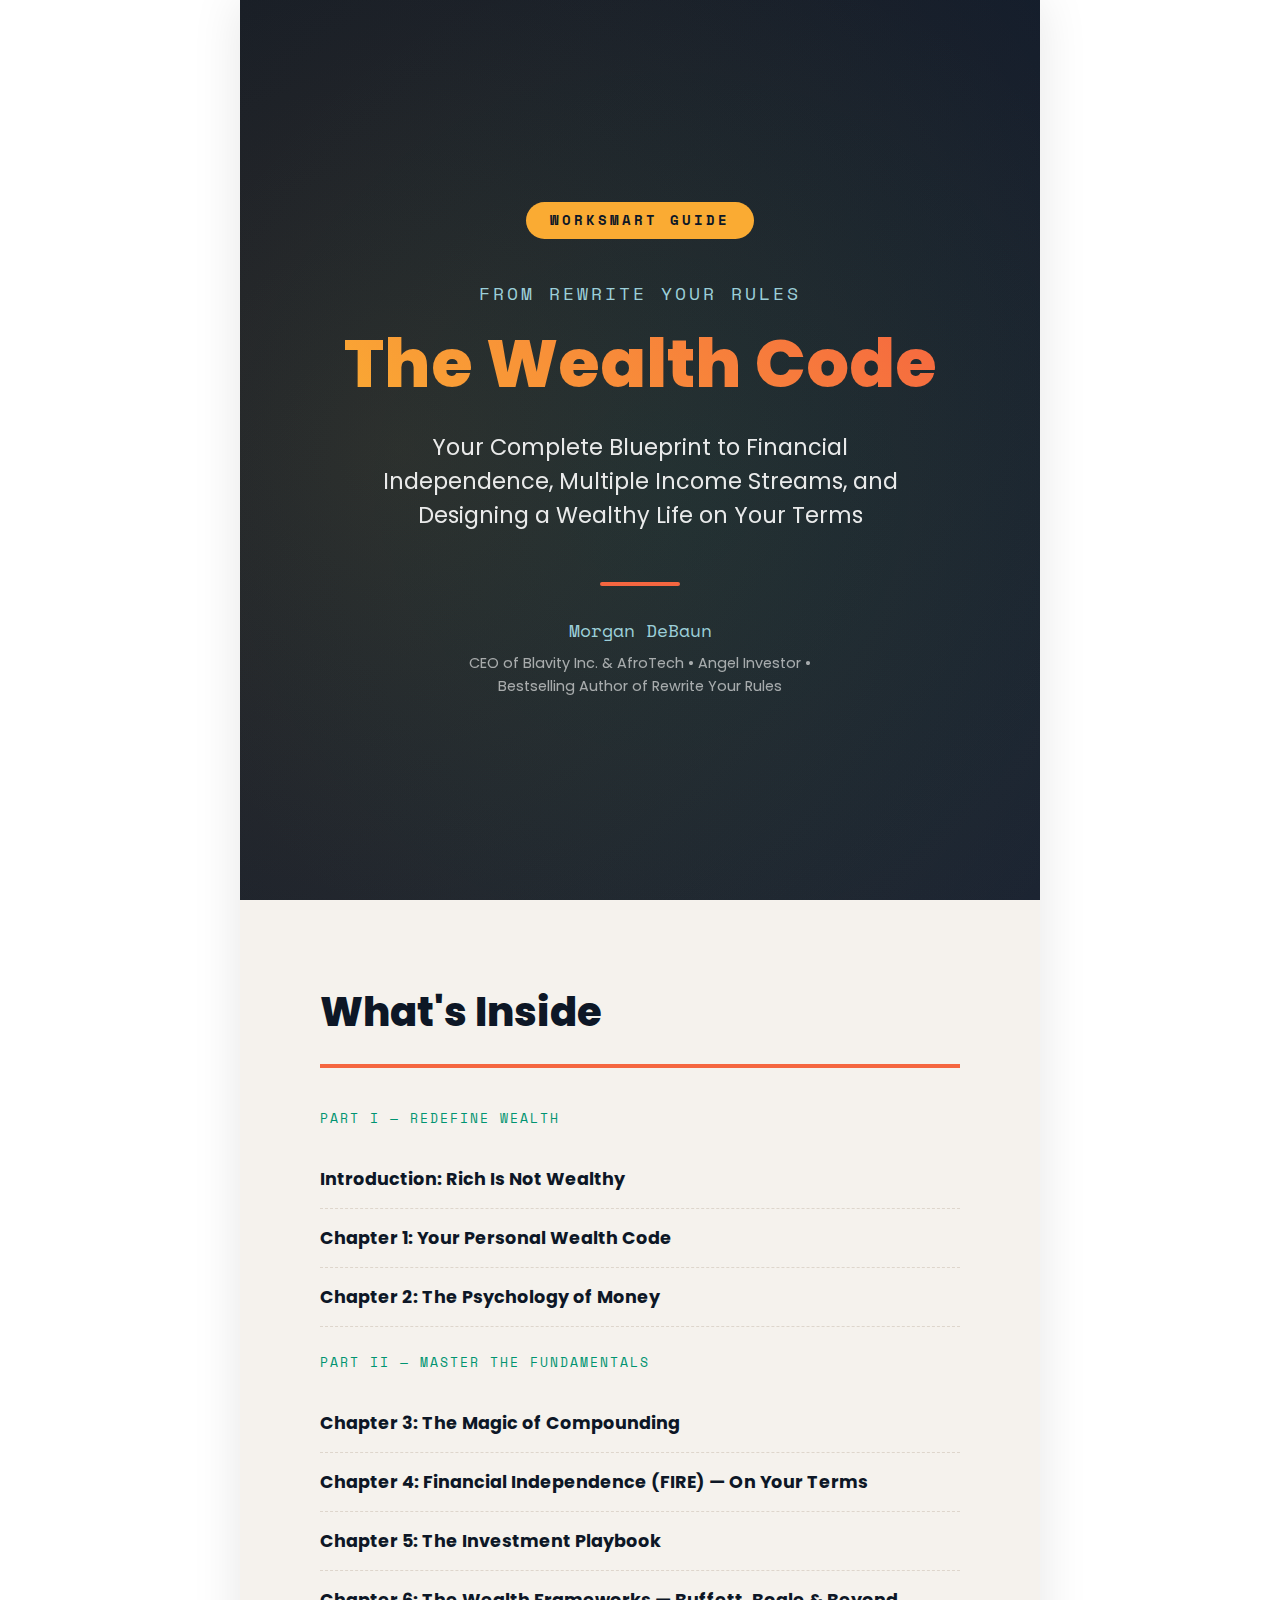
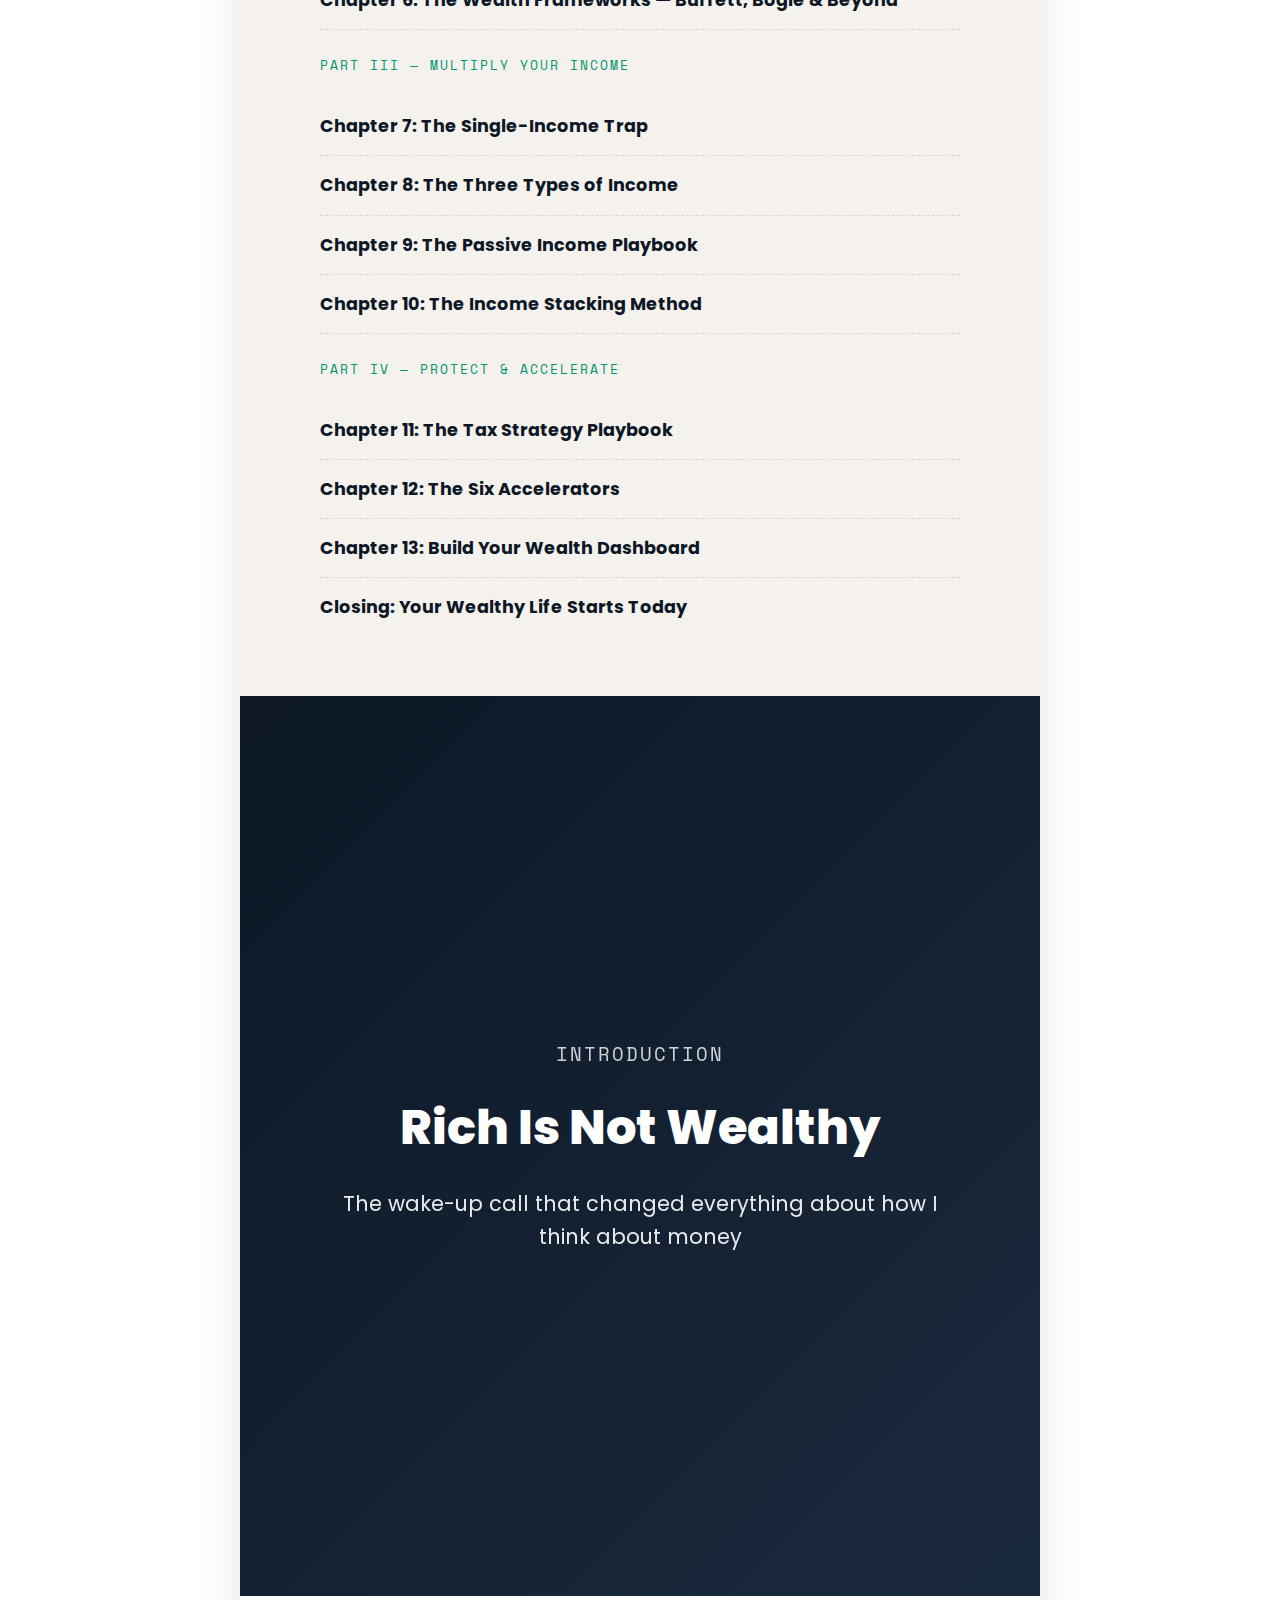
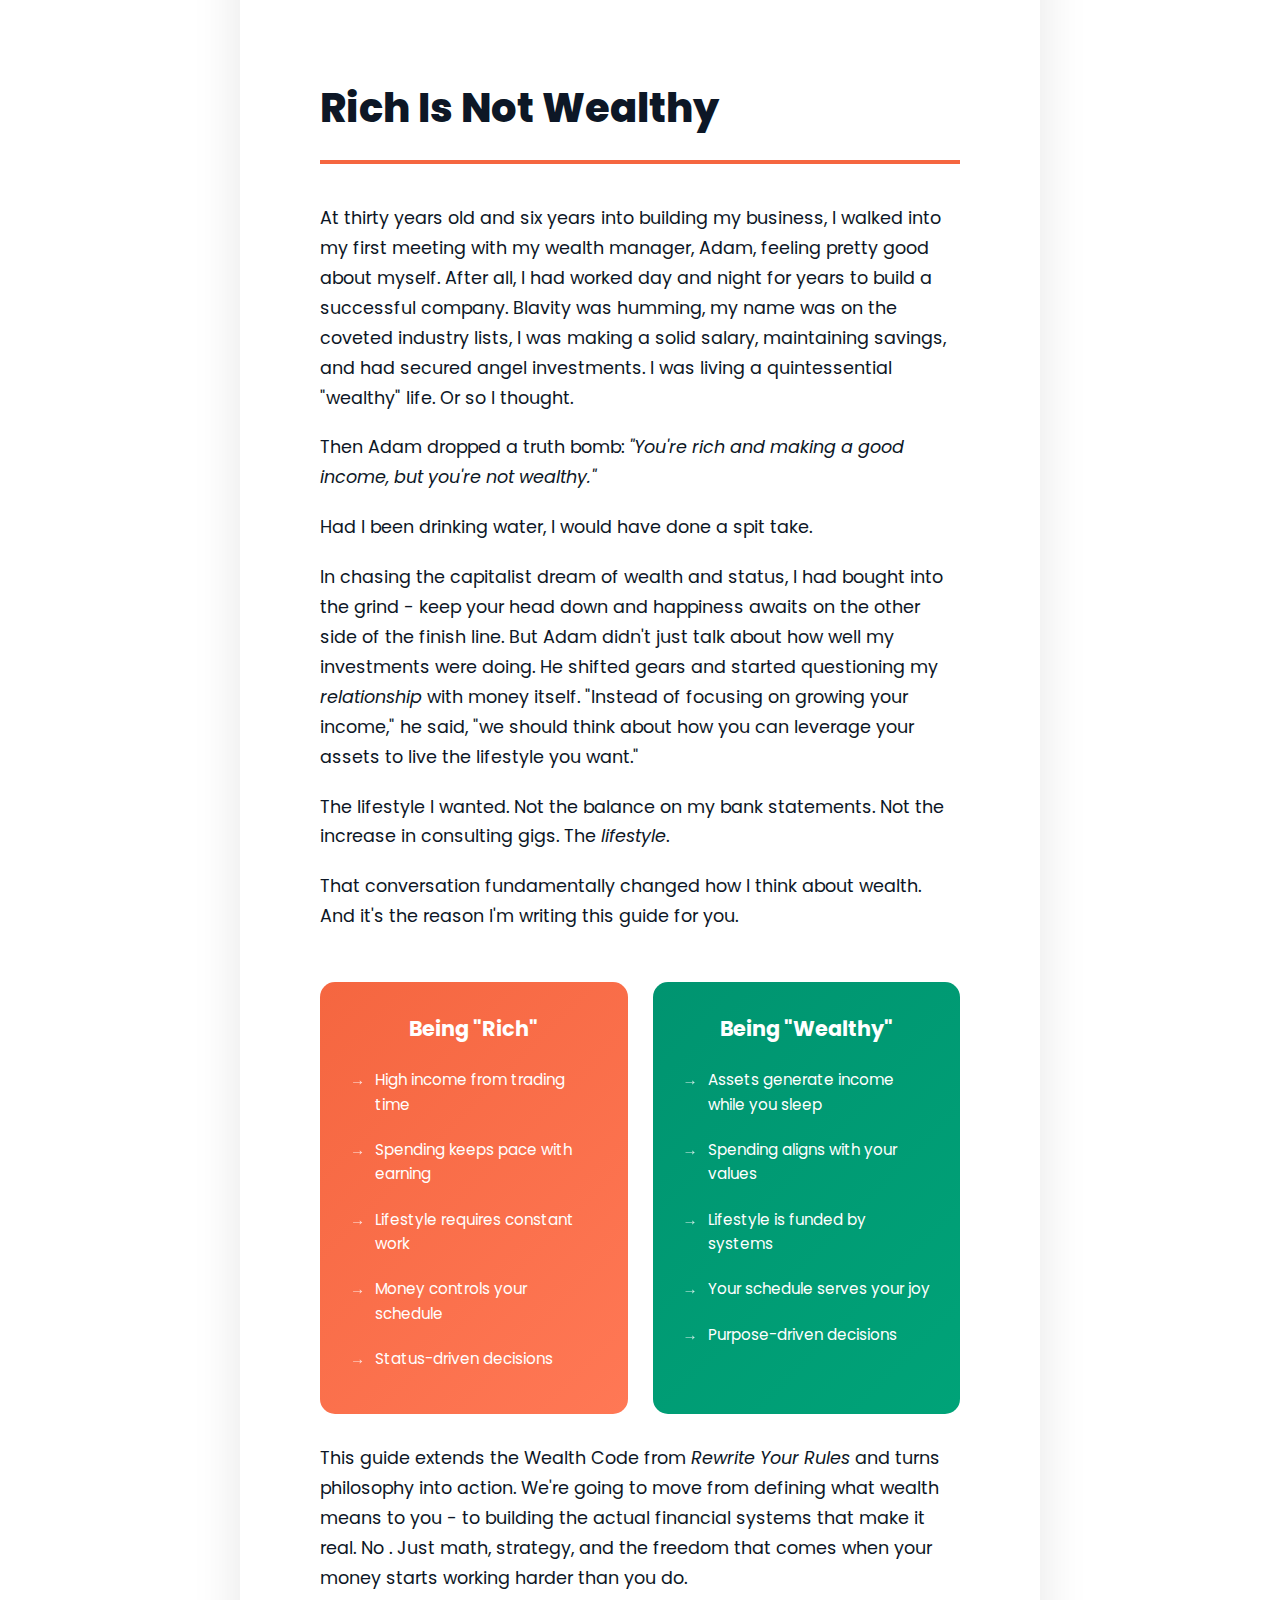
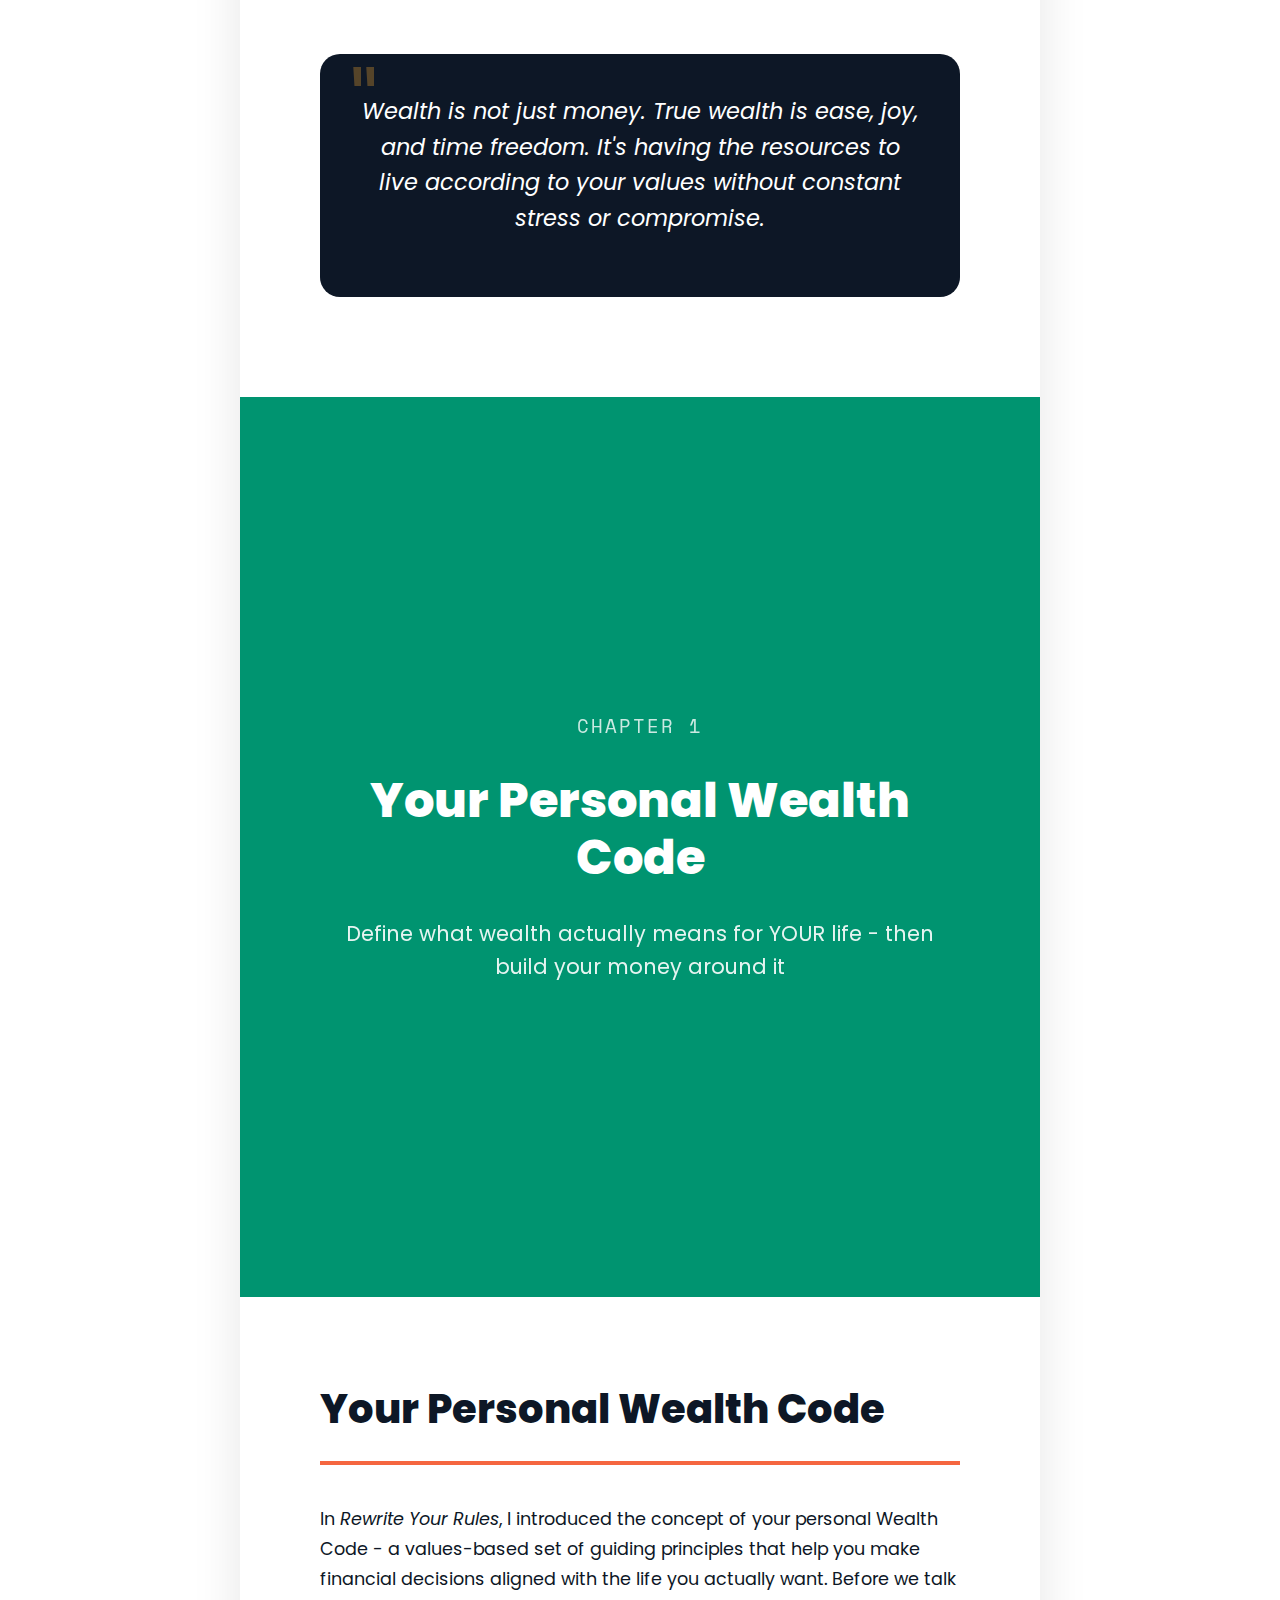
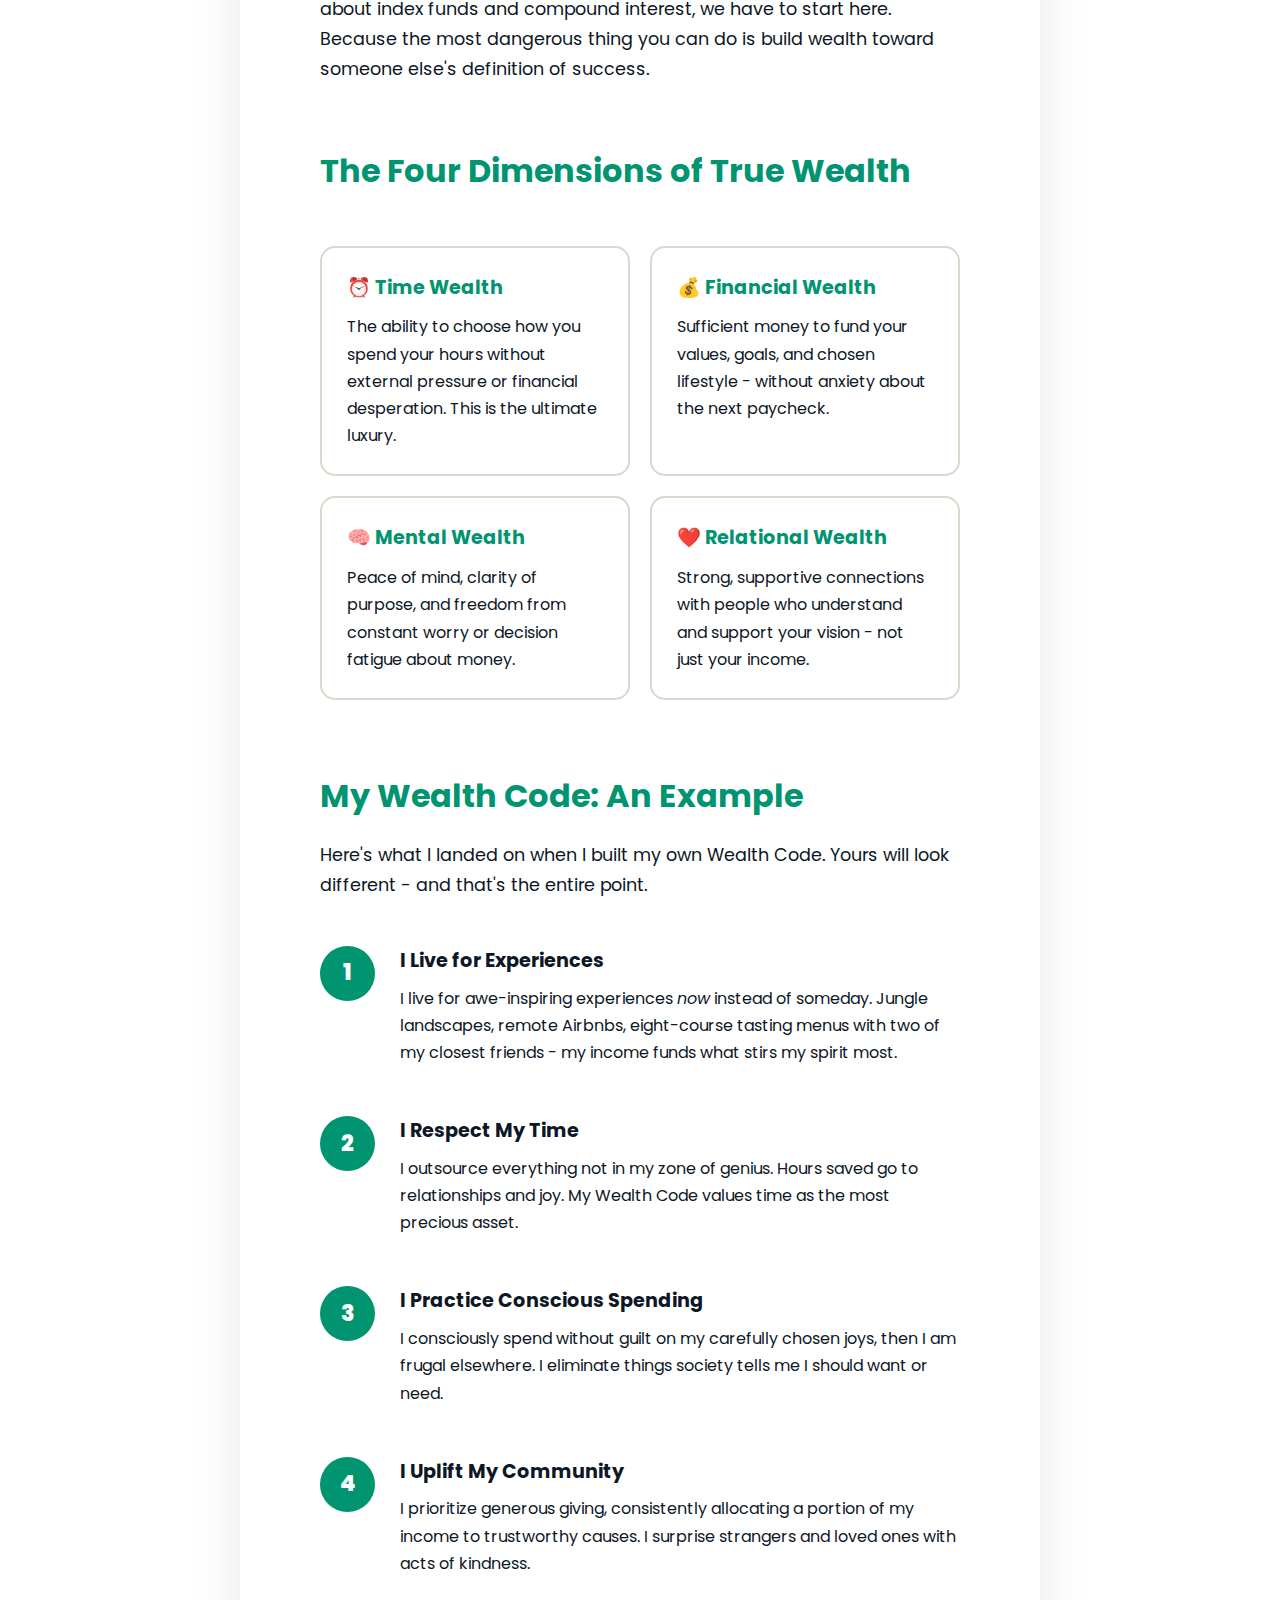
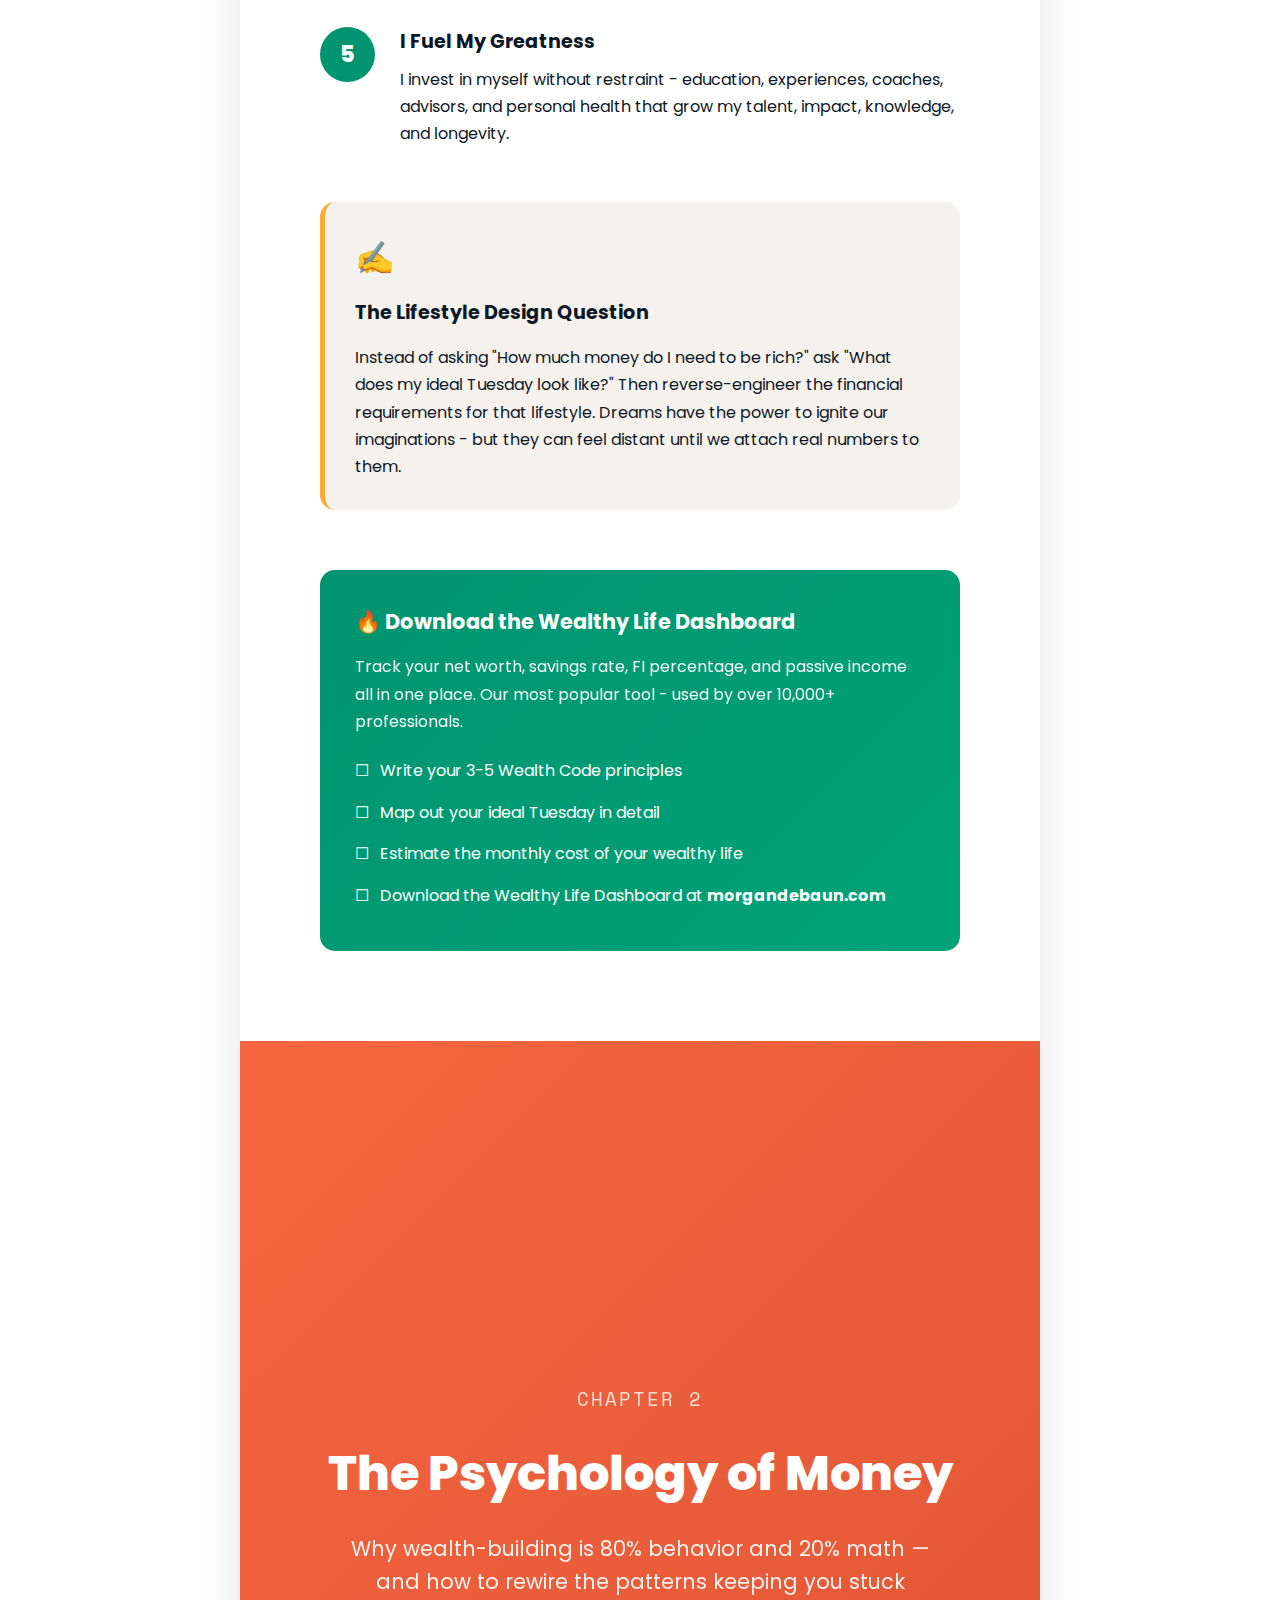
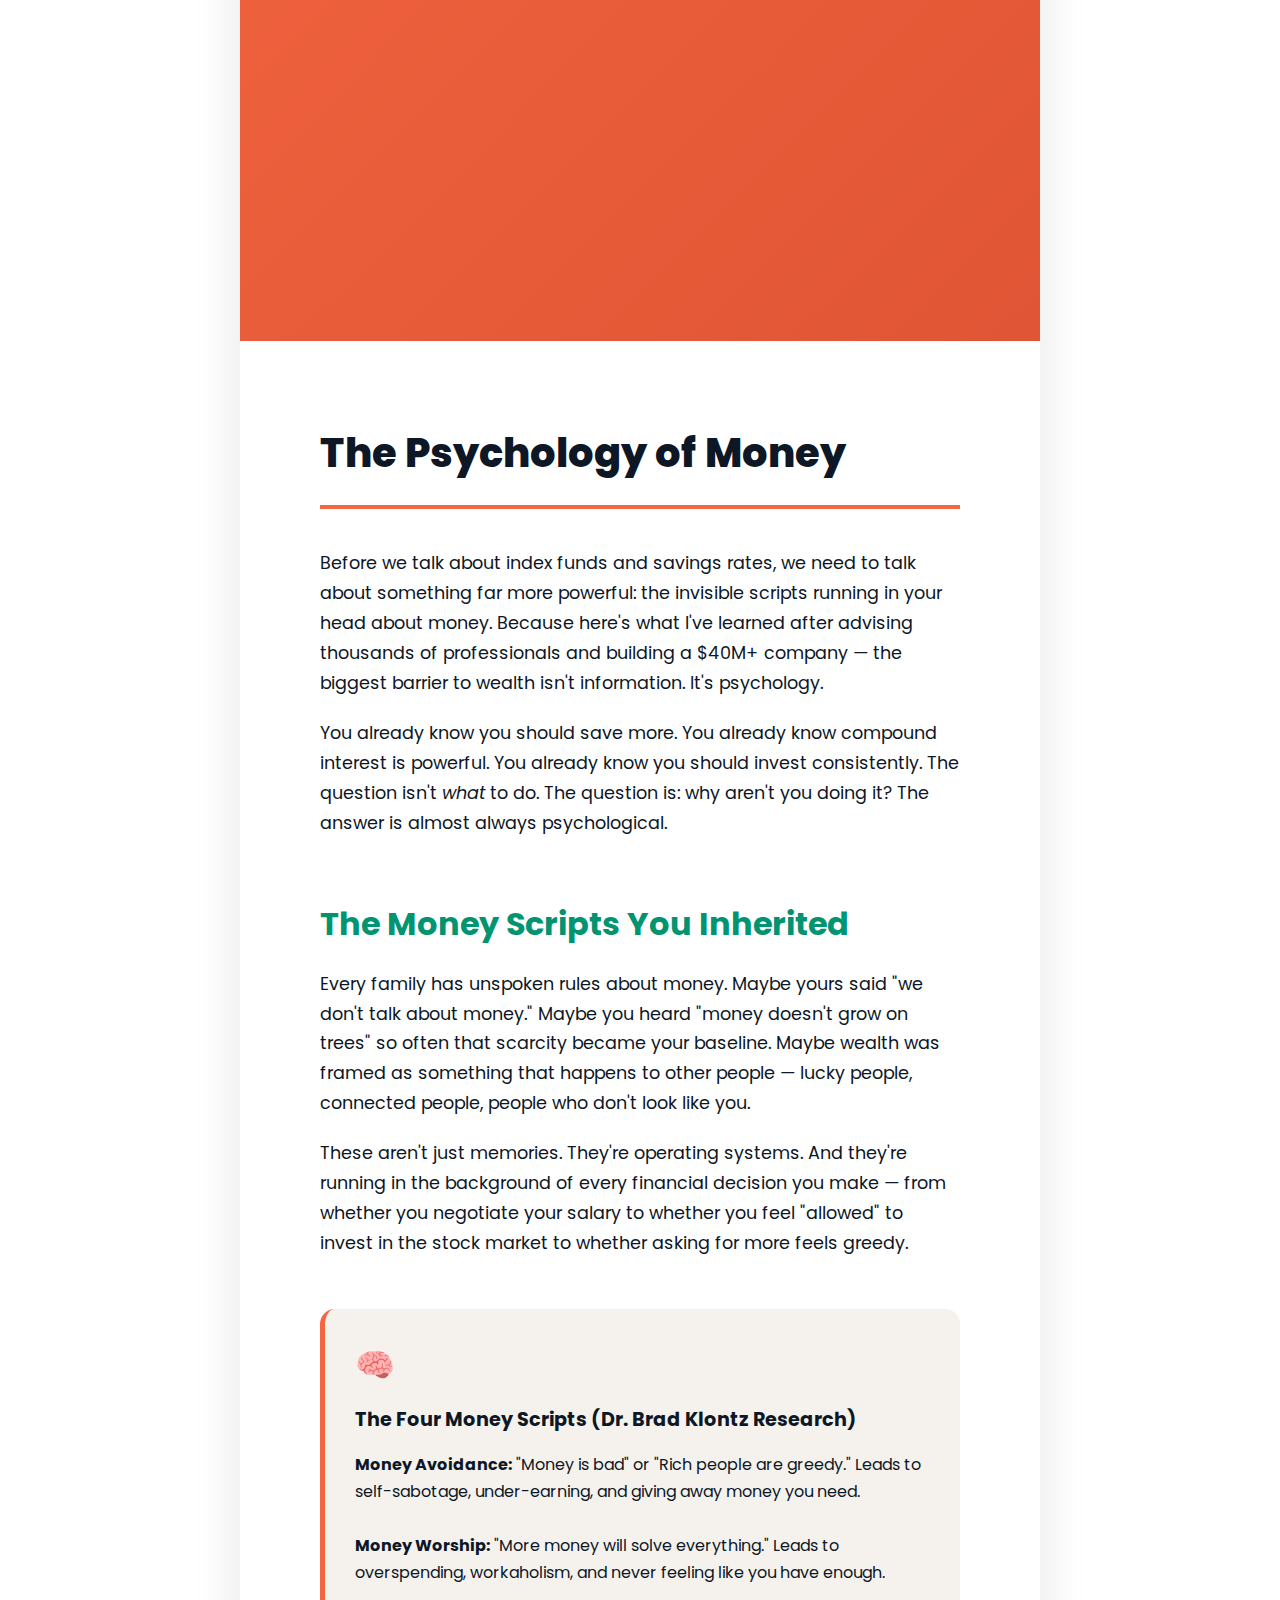
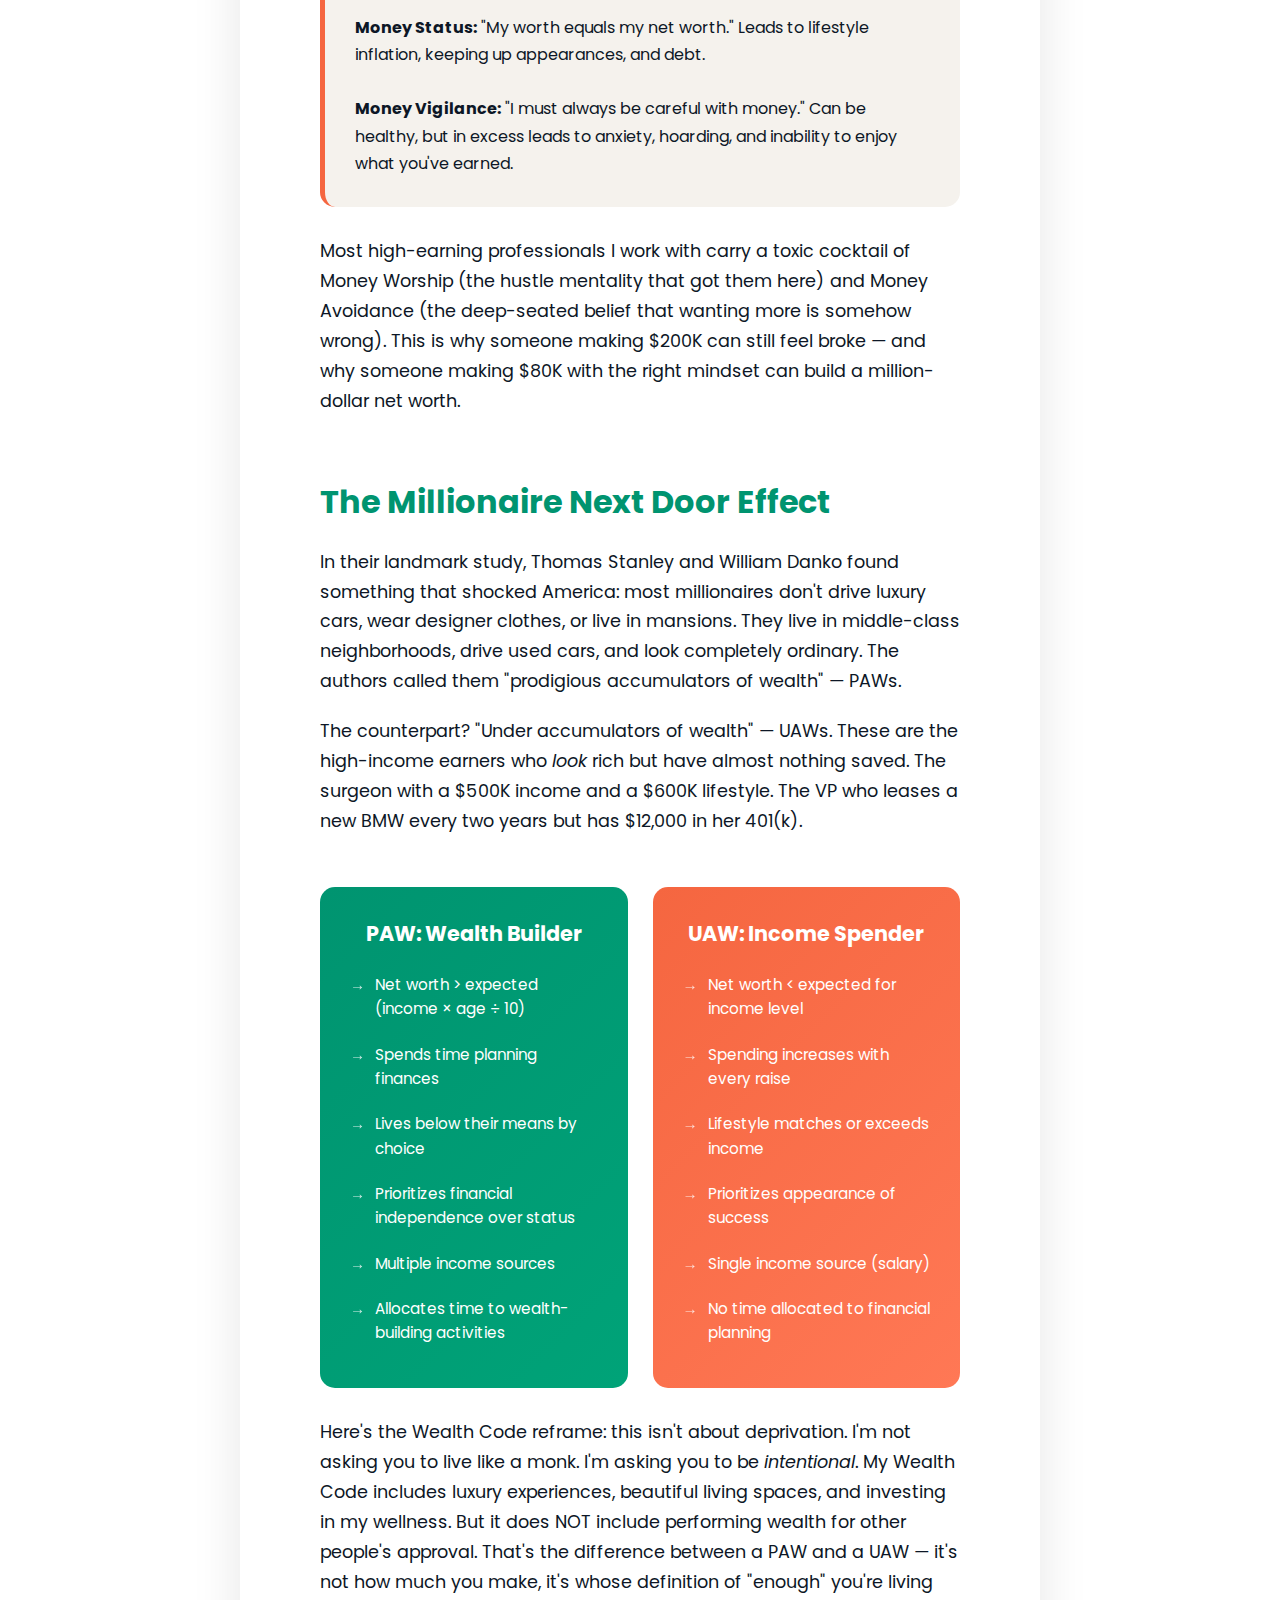
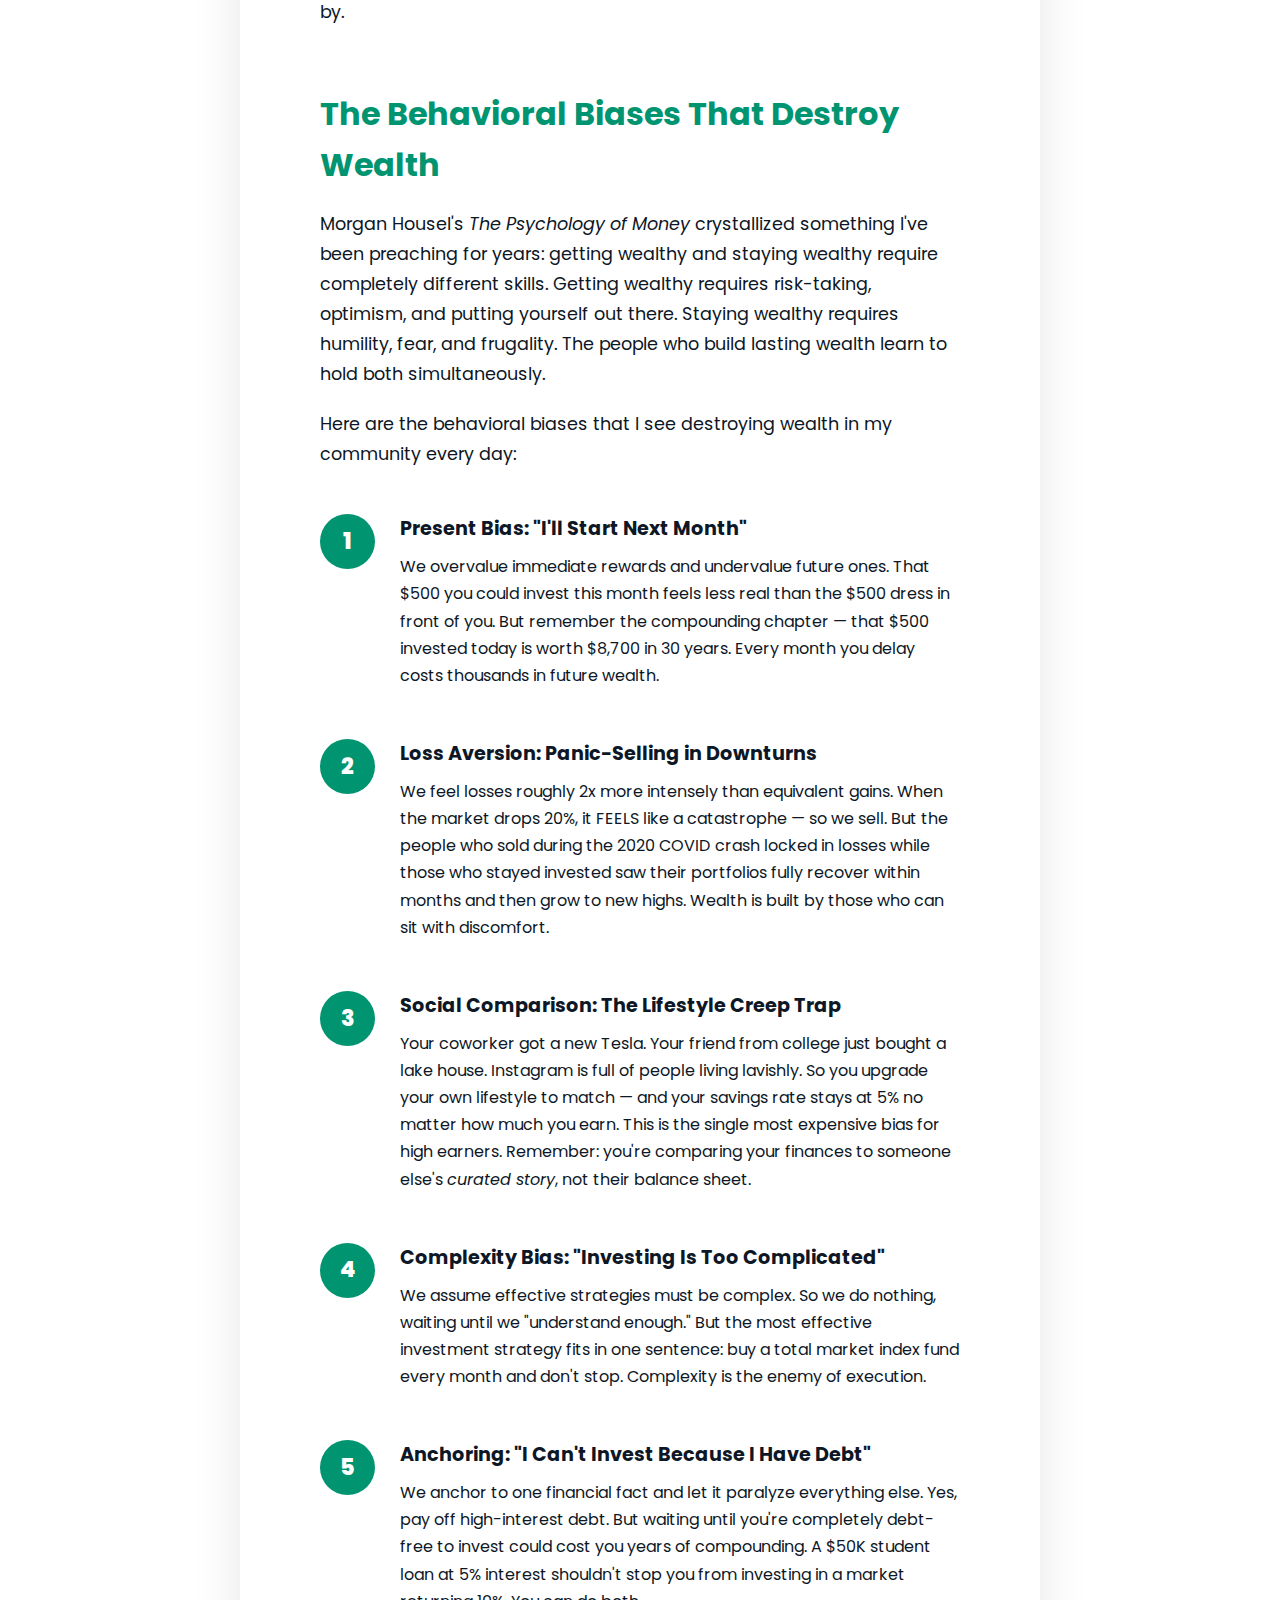
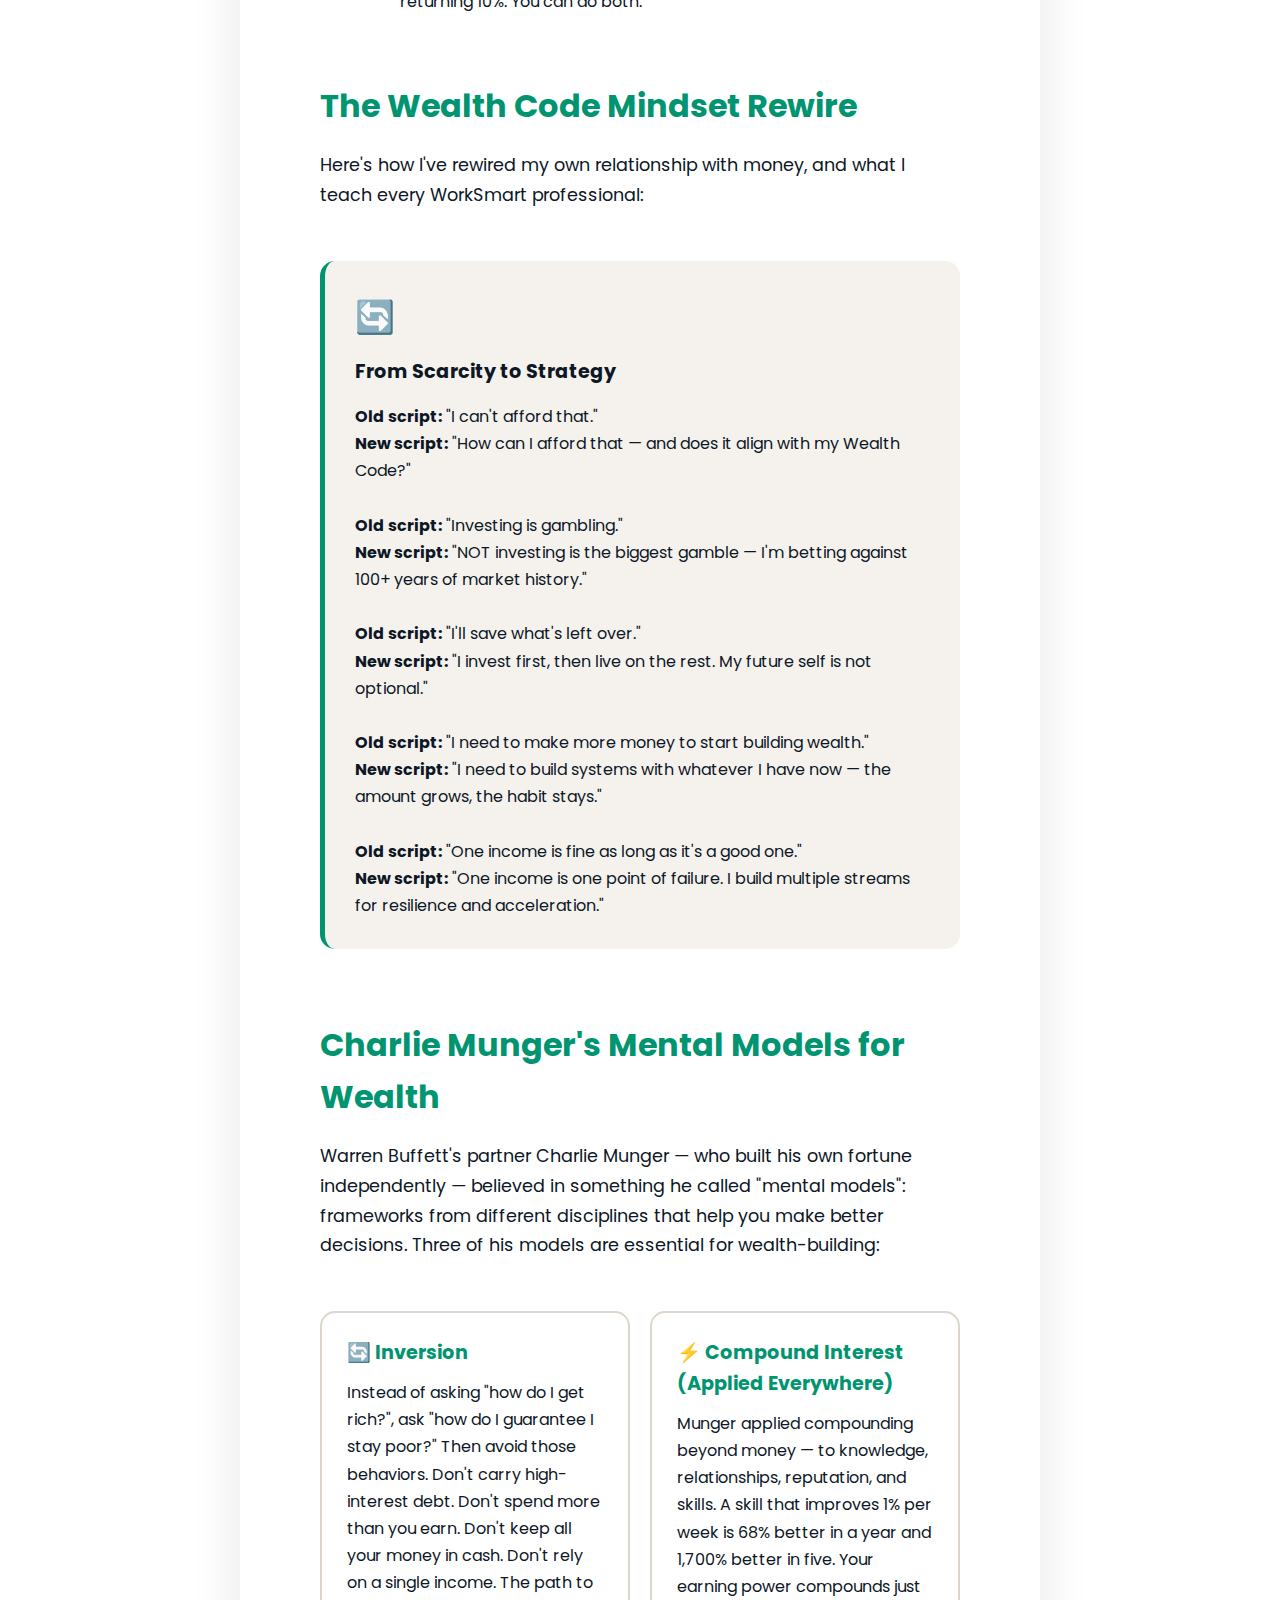
<file: public/ebooks/wealth-code-book.html>
<!DOCTYPE html>
<html lang="en">
<head>
 <meta charset="UTF-8">
 <meta name="viewport" content="width=device-width, initial-scale=1.0">
 <title>The Wealth Code - Your Blueprint to Financial Independence</title>
 <link href="https://fonts.googleapis.com/css2?family=Poppins:wght@400;600;700;800&family=Space+Mono:wght@400;700&display=swap" rel="stylesheet">
 <style>
 :root {
 --fire: #F56640;
 --gold: #FAAB33;
 --kelly-green: #009470;
 --sky: #9CCFD9;
 --slate: #0D1726;
 --greige: #F5F2ED;
 --dark-greige: #DED6CC;
 }

 * {
 margin: 0;
 padding: 0;
 box-sizing: border-box;
 }

 body {
 font-family: 'Poppins', sans-serif;
 line-height: 1.6;
 color: var(--slate);
 background: white;
 }

 .ebook-container {
 max-width: 800px;
 margin: 0 auto;
 background: white;
 box-shadow: 0 0 50px rgba(0,0,0,0.1);
 }

 .page {
 min-height: 100vh;
 padding: 60px 80px;
 page-break-after: always;
 display: flex;
 flex-direction: column;
 justify-content: center;
 }

 /* COVER */
 .cover-page {
 background: linear-gradient(135deg, var(--slate) 0%, #1a2332 100%);
 color: white;
 text-align: center;
 position: relative;
 overflow: hidden;
 }

 .cover-page::before {
 content: '';
 position: absolute;
 top: -50%;
 right: -20%;
 width: 200%;
 height: 200%;
 background: radial-gradient(circle, rgba(250,171,51,0.12) 0%, transparent 70%);
 z-index: 1;
 }

 .cover-page::after {
 content: '';
 position: absolute;
 bottom: -30%;
 left: -20%;
 width: 150%;
 height: 150%;
 background: radial-gradient(circle, rgba(0,148,113,0.08) 0%, transparent 60%);
 z-index: 1;
 }

 .cover-content {
 position: relative;
 z-index: 2;
 }

 .cover-badge {
 display: inline-block;
 font-family: 'Space Mono', monospace;
 font-size: 0.85rem;
 text-transform: uppercase;
 letter-spacing: 3px;
 color: var(--slate);
 background: var(--gold);
 padding: 8px 24px;
 border-radius: 50px;
 margin-bottom: 40px;
 font-weight: 700;
 }

 .cover-subtitle {
 font-family: 'Space Mono', monospace;
 font-size: 1.1rem;
 text-transform: uppercase;
 letter-spacing: 3px;
 color: var(--sky);
 margin-bottom: 20px;
 }

 .cover-title {
 font-family: 'Poppins', sans-serif;
 font-weight: 800;
 font-size: 4.2rem;
 line-height: 1.1;
 margin-bottom: 30px;
 background: linear-gradient(45deg, var(--gold), var(--fire));
 -webkit-background-clip: text;
 -webkit-text-fill-color: transparent;
 background-clip: text;
 }

 .cover-tagline {
 font-size: 1.4rem;
 margin-bottom: 50px;
 opacity: 0.9;
 max-width: 550px;
 margin-left: auto;
 margin-right: auto;
 line-height: 1.5;
 }

 .cover-author {
 font-family: 'Space Mono', monospace;
 font-size: 1.1rem;
 color: var(--sky);
 margin-bottom: 8px;
 }

 .cover-credentials {
 font-size: 0.9rem;
 opacity: 0.6;
 max-width: 400px;
 margin: 0 auto;
 }

 .cover-divider {
 width: 80px;
 height: 4px;
 background: var(--fire);
 margin: 30px auto;
 border-radius: 2px;
 }

 /* CHAPTER PAGES */
 .chapter-page {
 background: var(--kelly-green);
 color: white;
 text-align: center;
 }

 .chapter-page.gold-theme {
 background: linear-gradient(135deg, var(--gold), #e69a2e);
 color: var(--slate);
 }

 .chapter-page.fire-theme {
 background: linear-gradient(135deg, var(--fire), #e05535);
 }

 .chapter-page.slate-theme {
 background: linear-gradient(135deg, var(--slate), #1a2a3d);
 }

 .chapter-number {
 font-family: 'Space Mono', monospace;
 font-size: 1.2rem;
 text-transform: uppercase;
 letter-spacing: 2px;
 margin-bottom: 30px;
 opacity: 0.8;
 }

 .chapter-title {
 font-weight: 800;
 font-size: 3rem;
 line-height: 1.2;
 margin-bottom: 30px;
 }

 .chapter-subtitle {
 font-size: 1.3rem;
 opacity: 0.9;
 max-width: 600px;
 margin: 0 auto;
 }

 /* CONTENT PAGES */
 .content-page {
 background: white;
 justify-content: flex-start;
 padding-top: 80px;
 }

 .content-page.greige-bg {
 background: var(--greige);
 }

 .content-page h1 {
 font-weight: 800;
 font-size: 2.5rem;
 color: var(--slate);
 margin-bottom: 40px;
 border-bottom: 4px solid var(--fire);
 padding-bottom: 20px;
 }

 .content-page h2 {
 font-weight: 700;
 font-size: 2rem;
 color: var(--kelly-green);
 margin: 40px 0 20px 0;
 }

 .content-page h3 {
 font-weight: 600;
 font-size: 1.5rem;
 color: var(--fire);
 margin: 30px 0 15px 0;
 }

 .content-page p {
 font-size: 1.1rem;
 margin-bottom: 20px;
 line-height: 1.7;
 }

 /* HIGHLIGHT BOX */
 .highlight-box {
 background: var(--greige);
 padding: 30px;
 border-radius: 15px;
 border-left: 5px solid var(--gold);
 margin: 30px 0;
 }

 .highlight-box.green-border {
 border-left-color: var(--kelly-green);
 }

 .highlight-box.fire-border {
 border-left-color: var(--fire);
 }

 .highlight-box .icon {
 font-size: 2rem;
 margin-bottom: 15px;
 display: block;
 }

 .highlight-box h4 {
 font-weight: 700;
 color: var(--slate);
 margin-bottom: 15px;
 font-size: 1.2rem;
 }

 .highlight-box p {
 font-size: 1rem;
 margin-bottom: 0;
 }

 /* GRID CARDS */
 .pillar-grid {
 display: grid;
 grid-template-columns: repeat(2, 1fr);
 gap: 20px;
 margin: 30px 0;
 }

 .pillar-card {
 background: white;
 border: 2px solid var(--dark-greige);
 border-radius: 15px;
 padding: 25px;
 transition: transform 0.3s ease, box-shadow 0.3s ease;
 }

 .pillar-card:hover {
 transform: translateY(-5px);
 box-shadow: 0 15px 40px rgba(0,0,0,0.15);
 }

 .pillar-card h4 {
 font-weight: 700;
 color: var(--kelly-green);
 margin-bottom: 10px;
 font-size: 1.2rem;
 }

 .pillar-card p {
 font-size: 1rem;
 margin: 0;
 }

 /* QUOTE BOX */
 .quote-box {
 background: var(--slate);
 color: white;
 padding: 40px;
 border-radius: 20px;
 text-align: center;
 margin: 40px 0;
 position: relative;
 }

 .quote-box::before {
 content: '"';
 font-size: 6rem;
 position: absolute;
 top: -20px;
 left: 30px;
 color: var(--gold);
 opacity: 0.3;
 }

 .quote-text {
 font-size: 1.4rem;
 font-style: italic;
 margin-bottom: 20px;
 }

 /* PRINCIPLE LIST */
 .principle-list {
 list-style: none;
 margin: 20px 0;
 }

 .principle-list li {
 position: relative;
 padding: 12px 0 12px 40px;
 font-size: 1.1rem;
 border-bottom: 1px solid var(--dark-greige);
 }

 .principle-list li:last-child {
 border-bottom: none;
 }

 .principle-list li:before {
 content: "→";
 position: absolute;
 left: 10px;
 color: var(--fire);
 font-weight: bold;
 }

 /* NUMBERED STEPS */
 .step-item {
 display: flex;
 gap: 25px;
 margin: 25px 0;
 align-items: flex-start;
 }

 .step-number {
 flex-shrink: 0;
 width: 55px;
 height: 55px;
 background: var(--kelly-green);
 color: white;
 border-radius: 50%;
 display: flex;
 align-items: center;
 justify-content: center;
 font-weight: 800;
 font-size: 1.4rem;
 }

 .step-content h4 {
 font-weight: 700;
 font-size: 1.2rem;
 color: var(--slate);
 margin-bottom: 8px;
 }

 .step-content p {
 font-size: 1rem;
 margin: 0;
 }

 /* MATH BOX */
 .math-box {
 background: var(--slate);
 color: white;
 padding: 35px;
 border-radius: 15px;
 margin: 30px 0;
 font-family: 'Space Mono', monospace;
 }

 .math-box h4 {
 color: var(--gold);
 font-family: 'Poppins', sans-serif;
 font-weight: 700;
 font-size: 1.2rem;
 margin-bottom: 20px;
 }

 .math-row {
 display: flex;
 justify-content: space-between;
 align-items: center;
 padding: 12px 0;
 border-bottom: 1px solid rgba(255,255,255,0.1);
 font-size: 0.95rem;
 }

 .math-row:last-child {
 border-bottom: none;
 }

 .math-label {
 color: var(--sky);
 }

 .math-value {
 color: var(--gold);
 font-weight: 700;
 font-size: 1.1rem;
 }

 .math-result {
 background: rgba(250,171,51,0.15);
 padding: 15px 20px;
 border-radius: 10px;
 margin-top: 15px;
 text-align: center;
 }

 .math-result .big-number {
 font-size: 2rem;
 color: var(--gold);
 font-weight: 700;
 display: block;
 }

 .math-result .label {
 font-size: 0.85rem;
 color: var(--sky);
 }

 /* COMPARISON TABLE */
 .compare-grid {
 display: grid;
 grid-template-columns: 1fr 1fr;
 gap: 25px;
 margin: 30px 0;
 }

 .compare-card {
 padding: 30px;
 border-radius: 15px;
 color: white;
 }

 .compare-card.green {
 background: linear-gradient(135deg, var(--kelly-green), #00a378);
 }

 .compare-card.fire {
 background: linear-gradient(135deg, var(--fire), #ff7855);
 }

 .compare-card.gold {
 background: linear-gradient(135deg, var(--gold), #e69a2e);
 color: var(--slate);
 }

 .compare-card.slate {
 background: linear-gradient(135deg, var(--slate), #1a2a3d);
 }

 .compare-card h4 {
 font-weight: 700;
 font-size: 1.3rem;
 margin-bottom: 15px;
 text-align: center;
 }

 .compare-list {
 list-style: none;
 }

 .compare-list li {
 position: relative;
 padding: 8px 0 8px 25px;
 margin-bottom: 5px;
 font-size: 0.95rem;
 }

 .compare-list li:before {
 content: "→";
 position: absolute;
 left: 0;
 font-weight: bold;
 opacity: 0.8;
 }

 /* FUND TABLE */
 .fund-table {
 width: 100%;
 border-collapse: collapse;
 margin: 25px 0;
 border-radius: 15px;
 overflow: hidden;
 }

 .fund-table thead th {
 background: var(--slate);
 color: white;
 padding: 15px 18px;
 text-align: left;
 font-weight: 700;
 font-size: 0.9rem;
 text-transform: uppercase;
 letter-spacing: 0.5px;
 }

 .fund-table tbody td {
 padding: 14px 18px;
 border-bottom: 1px solid var(--dark-greige);
 font-size: 0.95rem;
 }

 .fund-table tbody tr:nth-child(even) {
 background: var(--greige);
 }

 .fund-table tbody tr:hover {
 background: rgba(0,148,113,0.05);
 }

 .fund-category {
 font-family: 'Space Mono', monospace;
 font-size: 0.8rem;
 color: var(--kelly-green);
 text-transform: uppercase;
 letter-spacing: 1px;
 }

 /* TIMELINE */
 .timeline {
 position: relative;
 margin: 30px 0;
 padding-left: 40px;
 }

 .timeline::before {
 content: '';
 position: absolute;
 left: 15px;
 top: 0;
 bottom: 0;
 width: 3px;
 background: linear-gradient(to bottom, var(--kelly-green), var(--gold), var(--fire));
 border-radius: 2px;
 }

 .timeline-item {
 position: relative;
 margin-bottom: 30px;
 padding-left: 25px;
 }

 .timeline-item::before {
 content: '';
 position: absolute;
 left: -32px;
 top: 8px;
 width: 14px;
 height: 14px;
 background: var(--kelly-green);
 border-radius: 50%;
 border: 3px solid white;
 box-shadow: 0 0 0 3px var(--kelly-green);
 }

 .timeline-item h4 {
 font-weight: 700;
 font-size: 1.1rem;
 color: var(--slate);
 margin-bottom: 5px;
 }

 .timeline-item p {
 font-size: 0.95rem;
 margin: 0;
 color: #555;
 }

 /* ACTION BOX */
 .action-box {
 background: linear-gradient(135deg, var(--kelly-green), #00a378);
 color: white;
 padding: 35px;
 border-radius: 15px;
 margin: 30px 0;
 }

 .action-box h4 {
 font-weight: 700;
 font-size: 1.3rem;
 margin-bottom: 15px;
 }

 .action-box p {
 margin-bottom: 0;
 font-size: 1rem;
 opacity: 0.95;
 }

 .action-box .action-list {
 list-style: none;
 margin-top: 15px;
 }

 .action-box .action-list li {
 padding: 8px 0 8px 25px;
 position: relative;
 font-size: 1rem;
 }

 .action-box .action-list li:before {
 content: "☐";
 position: absolute;
 left: 0;
 }

 /* TOC */
 .toc-item {
 display: flex;
 justify-content: space-between;
 align-items: baseline;
 padding: 15px 0;
 border-bottom: 1px dashed var(--dark-greige);
 font-size: 1.1rem;
 }

 .toc-item:last-child {
 border-bottom: none;
 }

 .toc-chapter {
 font-weight: 700;
 color: var(--slate);
 }

 .toc-page {
 font-family: 'Space Mono', monospace;
 color: var(--fire);
 font-size: 0.9rem;
 }

 /* BADGE */
 .inline-badge {
 display: inline-block;
 font-family: 'Space Mono', monospace;
 font-size: 0.75rem;
 text-transform: uppercase;
 letter-spacing: 1px;
 padding: 4px 12px;
 border-radius: 50px;
 font-weight: 700;
 }

 .badge-green {
 background: rgba(0,148,113,0.12);
 color: var(--kelly-green);
 }

 .badge-gold {
 background: rgba(250,171,51,0.15);
 color: #c98a1e;
 }

 .badge-fire {
 background: rgba(245,102,64,0.12);
 color: var(--fire);
 }

 /* RESPONSIVE */
 @media (max-width: 768px) {
 .page { padding: 40px 30px; }
 .cover-title { font-size: 2.8rem; }
 .chapter-title { font-size: 2.2rem; }
 .content-page h1 { font-size: 2rem; }
 .content-page h2 { font-size: 1.6rem; }
 .pillar-grid, .compare-grid { grid-template-columns: 1fr; }
 .step-item { flex-direction: column; align-items: center; text-align: center; }
 .fund-table { font-size: 0.85rem; }
 .fund-table thead th, .fund-table tbody td { padding: 10px 12px; }
 }
 </style>
</head>
<body>
    <div class="ebook-container">

    <!-- ========== COVER ========== -->
    <div class="page cover-page">
        <div class="cover-content">
            <div class="cover-badge">WorkSmart Guide</div>
            <div class="cover-subtitle">From Rewrite Your Rules</div>
            <h1 class="cover-title">The Wealth Code</h1>
            <p class="cover-tagline">Your Complete Blueprint to Financial Independence, Multiple Income Streams, and Designing a Wealthy Life on Your Terms</p>
            <div class="cover-divider"></div>
            <p class="cover-author">Morgan DeBaun</p>
            <p class="cover-credentials">CEO of Blavity Inc. &amp; AfroTech • Angel Investor • Bestselling Author of Rewrite Your Rules</p>
        </div>
    </div>

    <!-- ========== TABLE OF CONTENTS ========== -->
    <div class="page content-page greige-bg">
        <h1>What's Inside</h1>
        <p style="font-family: 'Space Mono', monospace; font-size: 0.8rem; text-transform: uppercase; letter-spacing: 2px; color: var(--kelly-green); margin-bottom: 20px;">PART I — REDEFINE WEALTH</p>
        <div class="toc-item">
            <span class="toc-chapter">Introduction: Rich Is Not Wealthy</span>
        </div>
        <div class="toc-item">
            <span class="toc-chapter">Chapter 1: Your Personal Wealth Code</span>
        </div>
        <div class="toc-item">
            <span class="toc-chapter">Chapter 2: The Psychology of Money</span>
        </div>
        <p style="font-family: 'Space Mono', monospace; font-size: 0.8rem; text-transform: uppercase; letter-spacing: 2px; color: var(--kelly-green); margin-top: 25px; margin-bottom: 20px;">PART II — MASTER THE FUNDAMENTALS</p>
        <div class="toc-item">
            <span class="toc-chapter">Chapter 3: The Magic of Compounding</span>
        </div>
        <div class="toc-item">
            <span class="toc-chapter">Chapter 4: Financial Independence (FIRE) — On Your Terms</span>
        </div>
        <div class="toc-item">
            <span class="toc-chapter">Chapter 5: The Investment Playbook</span>
        </div>
        <div class="toc-item">
            <span class="toc-chapter">Chapter 6: The Wealth Frameworks — Buffett, Bogle &amp; Beyond</span>
        </div>
        <p style="font-family: 'Space Mono', monospace; font-size: 0.8rem; text-transform: uppercase; letter-spacing: 2px; color: var(--kelly-green); margin-top: 25px; margin-bottom: 20px;">PART III — MULTIPLY YOUR INCOME</p>
        <div class="toc-item">
            <span class="toc-chapter">Chapter 7: The Single-Income Trap</span>
        </div>
        <div class="toc-item">
            <span class="toc-chapter">Chapter 8: The Three Types of Income</span>
        </div>
        <div class="toc-item">
            <span class="toc-chapter">Chapter 9: The Passive Income Playbook</span>
        </div>
        <div class="toc-item">
            <span class="toc-chapter">Chapter 10: The Income Stacking Method</span>
        </div>
        <p style="font-family: 'Space Mono', monospace; font-size: 0.8rem; text-transform: uppercase; letter-spacing: 2px; color: var(--kelly-green); margin-top: 25px; margin-bottom: 20px;">PART IV — PROTECT &amp; ACCELERATE</p>
        <div class="toc-item">
            <span class="toc-chapter">Chapter 11: The Tax Strategy Playbook</span>
        </div>
        <div class="toc-item">
            <span class="toc-chapter">Chapter 12: The Six Accelerators</span>
        </div>
        <div class="toc-item">
            <span class="toc-chapter">Chapter 13: Build Your Wealth Dashboard</span>
        </div>
        <div class="toc-item">
            <span class="toc-chapter">Closing: Your Wealthy Life Starts Today</span>
        </div>
    </div>
<!-- ========== INTRODUCTION ========== -->
 <div class="page chapter-page slate-theme">
 <div class="chapter-number">Introduction</div>
 <h1 class="chapter-title">Rich Is Not Wealthy</h1>
 <div class="chapter-subtitle">The wake-up call that changed everything about how I think about money</div>
 </div>

 <div class="page content-page">
 <h1>Rich Is Not Wealthy</h1>

 <p>At thirty years old and six years into building my business, I walked into my first meeting with my wealth manager, Adam, feeling pretty good about myself. After all, I had worked day and night for years to build a successful company. Blavity was humming, my name was on the coveted industry lists, I was making a solid salary, maintaining savings, and had secured angel investments. I was living a quintessential "wealthy" life. Or so I thought.</p>

 <p>Then Adam dropped a truth bomb: <em>"You're rich and making a good income, but you're not wealthy."</em></p>

 <p>Had I been drinking water, I would have done a spit take.</p>

 <p>In chasing the capitalist dream of wealth and status, I had bought into the grind - keep your head down and happiness awaits on the other side of the finish line. But Adam didn't just talk about how well my investments were doing. He shifted gears and started questioning my <em>relationship</em> with money itself. "Instead of focusing on growing your income," he said, "we should think about how you can leverage your assets to live the lifestyle you want."</p>

 <p>The lifestyle I wanted. Not the balance on my bank statements. Not the increase in consulting gigs. The <em>lifestyle</em>.</p>

 <p>That conversation fundamentally changed how I think about wealth. And it's the reason I'm writing this guide for you.</p>

 <div class="compare-grid">
 <div class="compare-card fire">
 <h4>Being "Rich"</h4>
 <ul class="compare-list">
 <li>High income from trading time</li>
 <li>Spending keeps pace with earning</li>
 <li>Lifestyle requires constant work</li>
 <li>Money controls your schedule</li>
 <li>Status-driven decisions</li>
 </ul>
 </div>
 <div class="compare-card green">
 <h4>Being "Wealthy"</h4>
 <ul class="compare-list">
 <li>Assets generate income while you sleep</li>
 <li>Spending aligns with your values</li>
 <li>Lifestyle is funded by systems</li>
 <li>Your schedule serves your joy</li>
 <li>Purpose-driven decisions</li>
 </ul>
 </div>
 </div>

 <p>This guide extends the Wealth Code from <em>Rewrite Your Rules</em> and turns philosophy into action. We're going to move from defining what wealth means to you - to building the actual financial systems that make it real. No . Just math, strategy, and the freedom that comes when your money starts working harder than you do.</p>

 <div class="quote-box">
 <div class="quote-text">Wealth is not just money. True wealth is ease, joy, and time freedom. It's having the resources to live according to your values without constant stress or compromise.</div>
 </div>
 </div>

 <!-- ========== CHAPTER 1 ========== -->
 <div class="page chapter-page">
 <div class="chapter-number">Chapter 1</div>
 <h1 class="chapter-title">Your Personal Wealth Code</h1>
 <div class="chapter-subtitle">Define what wealth actually means for YOUR life - then build your money around it</div>
 </div>

 <div class="page content-page">
 <h1>Your Personal Wealth Code</h1>

 <p>In <em>Rewrite Your Rules</em>, I introduced the concept of your personal Wealth Code - a values-based set of guiding principles that help you make financial decisions aligned with the life you actually want. Before we talk about index funds and compound interest, we have to start here. Because the most dangerous thing you can do is build wealth toward someone else's definition of success.</p>

 <h2>The Four Dimensions of True Wealth</h2>

 <div class="pillar-grid">
 <div class="pillar-card">
 <h4>⏰ Time Wealth</h4>
 <p>The ability to choose how you spend your hours without external pressure or financial desperation. This is the ultimate luxury.</p>
 </div>
 <div class="pillar-card">
 <h4>💰 Financial Wealth</h4>
 <p>Sufficient money to fund your values, goals, and chosen lifestyle - without anxiety about the next paycheck.</p>
 </div>
 <div class="pillar-card">
 <h4>🧠 Mental Wealth</h4>
 <p>Peace of mind, clarity of purpose, and freedom from constant worry or decision fatigue about money.</p>
 </div>
 <div class="pillar-card">
 <h4>❤️ Relational Wealth</h4>
 <p>Strong, supportive connections with people who understand and support your vision - not just your income.</p>
 </div>
 </div>

 <h2>My Wealth Code: An Example</h2>

 <p>Here's what I landed on when I built my own Wealth Code. Yours will look different - and that's the entire point.</p>

 <div class="step-item">
 <div class="step-number">1</div>
 <div class="step-content">
 <h4>I Live for Experiences</h4>
 <p>I live for awe-inspiring experiences <em>now</em> instead of someday. Jungle landscapes, remote Airbnbs, eight-course tasting menus with two of my closest friends - my income funds what stirs my spirit most.</p>
 </div>
 </div>

 <div class="step-item">
 <div class="step-number">2</div>
 <div class="step-content">
 <h4>I Respect My Time</h4>
 <p>I outsource everything not in my zone of genius. Hours saved go to relationships and joy. My Wealth Code values time as the most precious asset.</p>
 </div>
 </div>

 <div class="step-item">
 <div class="step-number">3</div>
 <div class="step-content">
 <h4>I Practice Conscious Spending</h4>
 <p>I consciously spend without guilt on my carefully chosen joys, then I am frugal elsewhere. I eliminate things society tells me I should want or need.</p>
 </div>
 </div>

 <div class="step-item">
 <div class="step-number">4</div>
 <div class="step-content">
 <h4>I Uplift My Community</h4>
 <p>I prioritize generous giving, consistently allocating a portion of my income to trustworthy causes. I surprise strangers and loved ones with acts of kindness.</p>
 </div>
 </div>

 <div class="step-item">
 <div class="step-number">5</div>
 <div class="step-content">
 <h4>I Fuel My Greatness</h4>
 <p>I invest in myself without restraint - education, experiences, coaches, advisors, and personal health that grow my talent, impact, knowledge, and longevity.</p>
 </div>
 </div>

 <div class="highlight-box">
 <span class="icon">✍️</span>
 <h4>The Lifestyle Design Question</h4>
 <p>Instead of asking "How much money do I need to be rich?" ask "What does my ideal Tuesday look like?" Then reverse-engineer the financial requirements for that lifestyle. Dreams have the power to ignite our imaginations - but they can feel distant until we attach real numbers to them.</p>
 </div>

 <div class="action-box">
 <h4>🔥 Download the Wealthy Life Dashboard</h4>
 <p>Track your net worth, savings rate, FI percentage, and passive income all in one place. Our most popular tool - used by over 10,000+ professionals.</p>
 <ul class="action-list">
 <li>Write your 3-5 Wealth Code principles</li>
 <li>Map out your ideal Tuesday in detail</li>
 <li>Estimate the monthly cost of your wealthy life</li>
 <li>Download the Wealthy Life Dashboard at <strong>morgandebaun.com</strong></li>
 </ul>
 </div>
 </div>

 
    <!-- ========== CHAPTER 2: PSYCHOLOGY OF MONEY ========== -->
    <div class="page chapter-page fire-theme">
        <div class="chapter-number">Chapter 2</div>
        <h1 class="chapter-title">The Psychology of Money</h1>
        <div class="chapter-subtitle">Why wealth-building is 80% behavior and 20% math — and how to rewire the patterns keeping you stuck</div>
    </div>

    <div class="page content-page">
        <h1>The Psychology of Money</h1>

        <p>Before we talk about index funds and savings rates, we need to talk about something far more powerful: the invisible scripts running in your head about money. Because here's what I've learned after advising thousands of professionals and building a $40M+ company — the biggest barrier to wealth isn't information. It's psychology.</p>

        <p>You already know you should save more. You already know compound interest is powerful. You already know you should invest consistently. The question isn't <em>what</em> to do. The question is: why aren't you doing it? The answer is almost always psychological.</p>

        <h2>The Money Scripts You Inherited</h2>

        <p>Every family has unspoken rules about money. Maybe yours said "we don't talk about money." Maybe you heard "money doesn't grow on trees" so often that scarcity became your baseline. Maybe wealth was framed as something that happens to other people — lucky people, connected people, people who don't look like you.</p>

        <p>These aren't just memories. They're operating systems. And they're running in the background of every financial decision you make — from whether you negotiate your salary to whether you feel "allowed" to invest in the stock market to whether asking for more feels greedy.</p>

        <div class="highlight-box fire-border">
            <span class="icon">🧠</span>
            <h4>The Four Money Scripts (Dr. Brad Klontz Research)</h4>
            <p><strong>Money Avoidance:</strong> "Money is bad" or "Rich people are greedy." Leads to self-sabotage, under-earning, and giving away money you need.<br><br>
            <strong>Money Worship:</strong> "More money will solve everything." Leads to overspending, workaholism, and never feeling like you have enough.<br><br>
            <strong>Money Status:</strong> "My worth equals my net worth." Leads to lifestyle inflation, keeping up appearances, and debt.<br><br>
            <strong>Money Vigilance:</strong> "I must always be careful with money." Can be healthy, but in excess leads to anxiety, hoarding, and inability to enjoy what you've earned.</p>
        </div>

        <p>Most high-earning professionals I work with carry a toxic cocktail of Money Worship (the hustle mentality that got them here) and Money Avoidance (the deep-seated belief that wanting more is somehow wrong). This is why someone making $200K can still feel broke — and why someone making $80K with the right mindset can build a million-dollar net worth.</p>

        <h2>The Millionaire Next Door Effect</h2>

        <p>In their landmark study, Thomas Stanley and William Danko found something that shocked America: most millionaires don't drive luxury cars, wear designer clothes, or live in mansions. They live in middle-class neighborhoods, drive used cars, and look completely ordinary. The authors called them "prodigious accumulators of wealth" — PAWs.</p>

        <p>The counterpart? "Under accumulators of wealth" — UAWs. These are the high-income earners who <em>look</em> rich but have almost nothing saved. The surgeon with a $500K income and a $600K lifestyle. The VP who leases a new BMW every two years but has $12,000 in her 401(k).</p>

        <div class="compare-grid">
            <div class="compare-card green">
                <h4>PAW: Wealth Builder</h4>
                <ul class="compare-list">
                    <li>Net worth &gt; expected (income × age ÷ 10)</li>
                    <li>Spends time planning finances</li>
                    <li>Lives below their means by choice</li>
                    <li>Prioritizes financial independence over status</li>
                    <li>Multiple income sources</li>
                    <li>Allocates time to wealth-building activities</li>
                </ul>
            </div>
            <div class="compare-card fire">
                <h4>UAW: Income Spender</h4>
                <ul class="compare-list">
                    <li>Net worth &lt; expected for income level</li>
                    <li>Spending increases with every raise</li>
                    <li>Lifestyle matches or exceeds income</li>
                    <li>Prioritizes appearance of success</li>
                    <li>Single income source (salary)</li>
                    <li>No time allocated to financial planning</li>
                </ul>
            </div>
        </div>

        <p>Here's the Wealth Code reframe: this isn't about deprivation. I'm not asking you to live like a monk. I'm asking you to be <em>intentional</em>. My Wealth Code includes luxury experiences, beautiful living spaces, and investing in my wellness. But it does NOT include performing wealth for other people's approval. That's the difference between a PAW and a UAW — it's not how much you make, it's whose definition of "enough" you're living by.</p>

        <h2>The Behavioral Biases That Destroy Wealth</h2>

        <p>Morgan Housel's <em>The Psychology of Money</em> crystallized something I've been preaching for years: getting wealthy and staying wealthy require completely different skills. Getting wealthy requires risk-taking, optimism, and putting yourself out there. Staying wealthy requires humility, fear, and frugality. The people who build lasting wealth learn to hold both simultaneously.</p>

        <p>Here are the behavioral biases that I see destroying wealth in my community every day:</p>

        <div class="step-item">
            <div class="step-number">1</div>
            <div class="step-content">
                <h4>Present Bias: "I'll Start Next Month"</h4>
                <p>We overvalue immediate rewards and undervalue future ones. That $500 you could invest this month feels less real than the $500 dress in front of you. But remember the compounding chapter — that $500 invested today is worth $8,700 in 30 years. Every month you delay costs thousands in future wealth.</p>
            </div>
        </div>

        <div class="step-item">
            <div class="step-number">2</div>
            <div class="step-content">
                <h4>Loss Aversion: Panic-Selling in Downturns</h4>
                <p>We feel losses roughly 2x more intensely than equivalent gains. When the market drops 20%, it FEELS like a catastrophe — so we sell. But the people who sold during the 2020 COVID crash locked in losses while those who stayed invested saw their portfolios fully recover within months and then grow to new highs. Wealth is built by those who can sit with discomfort.</p>
            </div>
        </div>

        <div class="step-item">
            <div class="step-number">3</div>
            <div class="step-content">
                <h4>Social Comparison: The Lifestyle Creep Trap</h4>
                <p>Your coworker got a new Tesla. Your friend from college just bought a lake house. Instagram is full of people living lavishly. So you upgrade your own lifestyle to match — and your savings rate stays at 5% no matter how much you earn. This is the single most expensive bias for high earners. Remember: you're comparing your finances to someone else's <em>curated story</em>, not their balance sheet.</p>
            </div>
        </div>

        <div class="step-item">
            <div class="step-number">4</div>
            <div class="step-content">
                <h4>Complexity Bias: "Investing Is Too Complicated"</h4>
                <p>We assume effective strategies must be complex. So we do nothing, waiting until we "understand enough." But the most effective investment strategy fits in one sentence: buy a total market index fund every month and don't stop. Complexity is the enemy of execution.</p>
            </div>
        </div>

        <div class="step-item">
            <div class="step-number">5</div>
            <div class="step-content">
                <h4>Anchoring: "I Can't Invest Because I Have Debt"</h4>
                <p>We anchor to one financial fact and let it paralyze everything else. Yes, pay off high-interest debt. But waiting until you're completely debt-free to invest could cost you years of compounding. A $50K student loan at 5% interest shouldn't stop you from investing in a market returning 10%. You can do both.</p>
            </div>
        </div>

        <h2>The Wealth Code Mindset Rewire</h2>

        <p>Here's how I've rewired my own relationship with money, and what I teach every WorkSmart professional:</p>

        <div class="highlight-box green-border">
            <span class="icon">🔄</span>
            <h4>From Scarcity to Strategy</h4>
            <p><strong>Old script:</strong> "I can't afford that."<br>
            <strong>New script:</strong> "How can I afford that — and does it align with my Wealth Code?"<br><br>
            <strong>Old script:</strong> "Investing is gambling."<br>
            <strong>New script:</strong> "NOT investing is the biggest gamble — I'm betting against 100+ years of market history."<br><br>
            <strong>Old script:</strong> "I'll save what's left over."<br>
            <strong>New script:</strong> "I invest first, then live on the rest. My future self is not optional."<br><br>
            <strong>Old script:</strong> "I need to make more money to start building wealth."<br>
            <strong>New script:</strong> "I need to build systems with whatever I have now — the amount grows, the habit stays."<br><br>
            <strong>Old script:</strong> "One income is fine as long as it's a good one."<br>
            <strong>New script:</strong> "One income is one point of failure. I build multiple streams for resilience and acceleration."</p>
        </div>

        <h2>Charlie Munger's Mental Models for Wealth</h2>

        <p>Warren Buffett's partner Charlie Munger — who built his own fortune independently — believed in something he called "mental models": frameworks from different disciplines that help you make better decisions. Three of his models are essential for wealth-building:</p>

        <div class="pillar-grid">
            <div class="pillar-card">
                <h4>🔄 Inversion</h4>
                <p>Instead of asking "how do I get rich?", ask "how do I guarantee I stay poor?" Then avoid those behaviors. Don't carry high-interest debt. Don't spend more than you earn. Don't keep all your money in cash. Don't rely on a single income. The path to wealth is often about avoiding stupidity, not achieving brilliance.</p>
            </div>
            <div class="pillar-card">
                <h4>⚡ Compound Interest (Applied Everywhere)</h4>
                <p>Munger applied compounding beyond money — to knowledge, relationships, reputation, and skills. A skill that improves 1% per week is 68% better in a year and 1,700% better in five. Your earning power compounds just like your investments. This is why investing in yourself is never wasted.</p>
            </div>
            <div class="pillar-card">
                <h4>⭕ Circle of Competence</h4>
                <p>Know what you know. Stay within it for critical financial decisions. You don't need to understand cryptocurrency, options trading, or venture capital to build wealth. You need to understand index funds, compound interest, and your own spending patterns. Master the basics. The basics are enough.</p>
            </div>
            <div class="pillar-card">
                <h4>🎯 Opportunity Cost</h4>
                <p>Every financial decision has an alternative. That $50K sitting in a savings account earning 4% has an opportunity cost of the 10% it could earn in an index fund. That $800/month car payment has an opportunity cost of $1.5M over 30 years if invested. Wealthy people think in opportunity costs. Everyone else thinks in sticker prices.</p>
            </div>
        </div>

        <div class="math-box">
            <h4>The Opportunity Cost of a $800/Month Car Payment</h4>
            <div class="math-row">
                <span class="math-label">Monthly payment</span>
                <span class="math-value">$800</span>
            </div>
            <div class="math-row">
                <span class="math-label">If invested instead at 10% for 30 years</span>
                <span class="math-value">$1,808,316</span>
            </div>
            <div class="math-row">
                <span class="math-label">With a $300/mo used car payment, investing the $500 difference</span>
                <span class="math-value">$1,130,198</span>
            </div>
            <div class="math-result">
                <span class="label">The luxury car "upgrade" cost you</span>
                <span class="big-number">$1.13M in lost wealth</span>
            </div>
        </div>

        <p>This doesn't mean never buy a nice car. It means know the true cost of every decision — and make it consciously, not by default. That's what "math removes guilt" really means. The math doesn't judge. It just shows you the trade-offs so <em>you</em> can decide what your life is worth.</p>

        <div class="quote-box">
            <div class="quote-text">The first rule of compounding: never interrupt it unnecessarily. Every financial decision either feeds the compounding machine or starves it. Your job is to feed it — consistently, patiently, and for decades.</div>
        </div>
    </div>
<!-- ========== CHAPTER 2 ========== -->
 <div class="page chapter-page gold-theme">
 <div class="chapter-number">Chapter 3</div>
 <h1 class="chapter-title">The Magic of Compounding</h1>
 <div class="chapter-subtitle">Why starting today - even with a little - is the most powerful wealth move you'll ever make</div>
 </div>

 <div class="page content-page">
 <h1>The Magic of Compounding</h1>

 <p>Albert Einstein reportedly called compound interest the eighth wonder of the world. Whether or not that attribution is real, the math is very real - and it's the single most important concept separating people who accumulate wealth from people who just earn money.</p>

 <p>Compounding is simple: your money earns returns, and then those returns earn returns, and then <em>those</em> returns earn returns. Over time, this creates an exponential growth curve that can turn modest, consistent investments into life-changing wealth.</p>

 <h2>The Math That Removes Guilt</h2>

 <p>Let's make this tangible. You'll see why I say "math removes guilt" - because once you see the numbers, the path forward becomes clear instead of overwhelming.</p>

 <div class="math-box">
 <h4>Scenario: $500/month invested at 10% average annual return</h4>
 <div class="math-row">
 <span class="math-label">After 10 years</span>
 <span class="math-value">$102,422</span>
 </div>
 <div class="math-row">
 <span class="math-label">After 20 years</span>
 <span class="math-value">$382,846</span>
 </div>
 <div class="math-row">
 <span class="math-label">After 30 years</span>
 <span class="math-value">$1,130,244</span>
 </div>
 <div class="math-row">
 <span class="math-label">Your total contributions</span>
 <span class="math-value">$180,000</span>
 </div>
 <div class="math-result">
 <span class="label">Growth from compounding alone (30 years)</span>
 <span class="big-number">$950,244</span>
 </div>
 </div>

 <p>Read that again. You put in $180,000 over 30 years. Compounding added over $950,000 on top. That's the money doing the work - not you. This is how wealth gets built while you're sleeping, traveling, painting, or spending time with the people you love.</p>

 <h2>The Cost of Waiting</h2>

 <p>Time is the most powerful ingredient in the compounding formula. Even a few years of delay has a massive impact. Here's the difference starting at age 25 vs. 35 - both investing $500/month until age 60:</p>

 <div class="math-box">
 <h4>The $400,000+ Cost of Waiting 10 Years</h4>
 <div class="math-row">
 <span class="math-label">Starting at age 25 → Age 60</span>
 <span class="math-value">$1,130,244</span>
 </div>
 <div class="math-row">
 <span class="math-label">Starting at age 35 → Age 60</span>
 <span class="math-value">$382,846</span>
 </div>
 <div class="math-result">
 <span class="label">Cost of waiting 10 years</span>
 <span class="big-number">$747,398</span>
 </div>
 </div>

 <p>Same monthly amount. Same investment strategy. But 10 fewer years of compounding costs you nearly three-quarters of a million dollars. This is why the best time to start is always <em>now</em> - even if "now" means $100 a month. Wherever you're starting, the point is to start.</p>

 <div class="highlight-box green-border">
 <span class="icon">🌱</span>
 <h4>The "Snowball" Effect</h4>
 <p>Think of compounding like rolling a snowball downhill. At first it feels painfully slow - you're watching $500 turn into $510. But the snowball is getting bigger, picking up more snow with every rotation. By year 20, each year of growth adds more than your entire first decade of contributions. That's the moment it clicks - and it's why the people who start and stay consistent win.</p>
 </div>

 <h2>The Rule of 72</h2>

 <p>Here's a quick shortcut: divide 72 by your expected annual return to estimate how many years it takes to double your money. At a 10% return, your money doubles approximately every 7.2 years. At 7%, roughly every 10 years. This is why growth-oriented investments matter for long-term wealth.</p>

 <div class="quote-box">
 <div class="quote-text">You don't need to earn more to build wealth. You need to give your money more time. Compounding doesn't care about your job title - it cares about consistency.</div>
 </div>
 </div>

 <!-- ========== CHAPTER 4: FIRE ========== -->
 <div class="page chapter-page fire-theme">
 <div class="chapter-number">Chapter 4</div>
 <h1 class="chapter-title">Financial Independence - On Your Terms</h1>
 <div class="chapter-subtitle">The FIRE movement, reimagined for ambitious professionals who want freedom without deprivation</div>
 </div>

 <div class="page content-page">
 <h1>Financial Independence - On Your Terms</h1>

 <p>The FIRE movement - Financial Independence, Retire Early - has gained huge traction, especially among millennials and Gen X. But let's be clear about something: FIRE doesn't have to mean eating beans on toast in a studio apartment until you turn 45. It means building enough assets and flexibility that work becomes a <em>choice</em>, not an obligation.</p>

 <p>That's the Wealth Code version of FIRE: financial independence designed around YOUR definition of a wealthy life.</p>

 <h2>What Financial Independence Actually Looks Like</h2>

 <p>Financial independence means different things to different people. The FIRE community has named a few variations, and I want you to see which resonates with how you've defined your Wealth Code:</p>

 <div class="pillar-grid">
 <div class="pillar-card">
 <h4>🔥 Traditional FIRE</h4>
 <p>Save aggressively (often 50%+ of income), invest consistently, and accumulate enough that your portfolio sustains your lifestyle indefinitely. You stop working if you choose to.</p>
 </div>
 <div class="pillar-card">
 <h4>☕ Barista FIRE</h4>
 <p>Save enough that you can leave your stressful career and take on lighter, passion-driven work - consulting, creative projects, part-time roles - that covers day-to-day expenses while your investments grow.</p>
 </div>
 <div class="pillar-card">
 <h4>🥩 Fat FIRE</h4>
 <p>Save aggressively now so you can maintain a higher standard of living in "retirement." You're not cutting back - you're funding the premium version of your life with investment income.</p>
 </div>
 <div class="pillar-card">
 <h4>🍃 Lean FIRE</h4>
 <p>Embrace minimalism. Save aggressively and live frugally both now and after reaching independence. Your number is lower because your expenses are low by design.</p>
 </div>
 </div>

 <h2>Your FI Number: How Much Do You Actually Need?</h2>

 <p>This is where math removes guilt. Your Financial Independence number is straightforward - and it's probably more achievable than you think.</p>

 <div class="math-box">
 <h4>Calculate Your FI Number</h4>
 <div class="math-row">
 <span class="math-label">Step 1: Your annual expenses</span>
 <span class="math-value">$______</span>
 </div>
 <div class="math-row">
 <span class="math-label">Step 2: Multiply by 25</span>
 <span class="math-value">$______</span>
 </div>
 <div class="math-result">
 <span class="label">That's your FI Number - the invested assets needed to sustain your lifestyle</span>
 <span class="big-number">Annual Expenses × 25</span>
 </div>
 </div>

 <p>This is based on the widely-used 4% rule - the idea that you can withdraw 4% of your portfolio each year and, historically, your money is likely to last 30+ years. Some important nuances to keep in mind:</p>

 <div class="action-box">
 <h4>🧮 Use the WorkSmart FIRE Calculator</h4>
 <p>Plug in your income, expenses, savings rate, and current investments - and see exactly when you could reach financial independence. Available at <strong>morgandebaun.com</strong></p>
 </div>

 <div class="highlight-box fire-border">
 <span class="icon">⚠️</span>
 <h4>Reality Check on the 4% Rule</h4>
 <p>The 4% rule was designed for a standard 30-year retirement starting at 65. If you're targeting financial independence at 45 or 50, your money needs to last potentially 40-50 years. Consider using a more conservative 3.5% withdrawal rate (which means multiplying expenses by about 28-29x instead of 25x). Also, this rule doesn't account for taxes on withdrawals - your actual spending power may be lower. And it ignores Social Security, which is a conservative assumption that works in your favor.</p>
 </div>

 <h2>Real Numbers for Real People</h2>

 <div class="math-box">
 <h4>FI Numbers at Different Spending Levels</h4>
 <div class="math-row">
 <span class="math-label">$40,000/year spending</span>
 <span class="math-value">$1,000,000 FI number</span>
 </div>
 <div class="math-row">
 <span class="math-label">$60,000/year spending</span>
 <span class="math-value">$1,500,000 FI number</span>
 </div>
 <div class="math-row">
 <span class="math-label">$80,000/year spending</span>
 <span class="math-value">$2,000,000 FI number</span>
 </div>
 <div class="math-row">
 <span class="math-label">$100,000/year spending</span>
 <span class="math-value">$2,500,000 FI number</span>
 </div>
 </div>

 <p>Here's the insight most people miss: you can either increase your assets OR decrease your annual spending to hit financial independence faster. Cutting $10,000 from your annual expenses lowers your FI number by $250,000. That's not small - that's years off your timeline. And it's not about deprivation. It's about knowing what actually brings you joy (your Wealth Code) versus what you spend on out of habit or social pressure.</p>

 <h2>The Savings Rate Is Your Superpower</h2>

 <p>Your savings rate - the percentage of take-home pay you invest - is the single biggest lever you control. Income matters, but plenty of high earners save nothing while people earning modest salaries build serious wealth. Here's why:</p>

 <div class="math-box">
 <h4>How Savings Rate Affects Your FI Timeline</h4>
 <div class="math-row">
 <span class="math-label">Saving 15% of income</span>
 <span class="math-value">~40+ years to FI</span>
 </div>
 <div class="math-row">
 <span class="math-label">Saving 25% of income</span>
 <span class="math-value">~30 years to FI</span>
 </div>
 <div class="math-row">
 <span class="math-label">Saving 35% of income</span>
 <span class="math-value">~23 years to FI</span>
 </div>
 <div class="math-row">
 <span class="math-label">Saving 50% of income</span>
 <span class="math-value">~15 years to FI</span>
 </div>
 </div>

 <p>A higher savings rate works double duty: it increases how much you invest AND it decreases how much you need (because you're already accustomed to living on less). That's the dual power move.</p>

 <div class="quote-box">
 <div class="quote-text">Financial independence isn't about never working again. It's about never being forced to do work that doesn't align with your Wealth Code. It's work becoming a choice, not a requirement.</div>
 </div>
 </div>

 <!-- ========== CHAPTER 5: INVESTMENT ========== -->
 <div class="page chapter-page">
 <div class="chapter-number">Chapter 5</div>
 <h1 class="chapter-title">The Investment Playbook</h1>
 <div class="chapter-subtitle">Low-cost index funds, dividend income, and the specific accounts that build real wealth</div>
 </div>

 <div class="page content-page">
 <h1>The Investment Playbook</h1>

 <p>Now we get tactical. You know your Wealth Code, you understand compounding, and you have your FI number. The question is: <em>where</em> does the money go? The answer is simpler than the finance industry wants you to believe.</p>

 <h2>Why Index Funds Are the Foundation</h2>

 <p>An index fund is a type of mutual fund or ETF that tracks a specific market index - like the S&P 500 (the 500 largest US companies) or the total US stock market. Instead of trying to pick individual winning stocks, you own a little slice of <em>everything</em>. Here's why this matters:</p>

 <ul class="principle-list">
 <li><strong>Historically, the S&P 500 has returned roughly 10% annually over the long term</strong> (before inflation). No stock-picking strategy consistently beats the market over decades.</li>
 <li><strong>Fees are extremely low.</strong> Many index funds charge 0.03% to 0.10% per year. Actively managed funds often charge 1% or more - that fee difference compounds against you just like returns compound for you.</li>
 <li><strong>Built-in diversification.</strong> You're not betting on one company. You own hundreds or thousands of companies in a single investment.</li>
 <li><strong>Set-it-and-forget-it simplicity.</strong> No research, no stock-picking, no checking tickers every day. You invest consistently and let the market work.</li>
 </ul>

 <h2>Starter Index Funds: Schwab &amp; Fidelity</h2>

 <p>Both Charles Schwab and Fidelity are excellent, beginner-friendly brokerages with no-minimum, low-fee index funds. Here are the core funds to know:</p>

 <table class="fund-table">
 <thead>
 <tr>
 <th>Fund</th>
 <th>What It Tracks</th>
 <th>Expense Ratio</th>
 </tr>
 </thead>
 <tbody>
 <tr>
 <td colspan="3" class="fund-category">Total U.S. Stock Market</td>
 </tr>
 <tr>
 <td><strong>SWTSX</strong> (Schwab)</td>
 <td>Total U.S. Stock Market</td>
 <td>0.03%</td>
 </tr>
 <tr>
 <td><strong>FSKAX</strong> (Fidelity)</td>
 <td>Total U.S. Stock Market</td>
 <td>0.015%</td>
 </tr>
 <tr>
 <td colspan="3" class="fund-category">S&P 500</td>
 </tr>
 <tr>
 <td><strong>SWPPX</strong> (Schwab)</td>
 <td>S&P 500 Index</td>
 <td>0.02%</td>
 </tr>
 <tr>
 <td><strong>FXAIX</strong> (Fidelity)</td>
 <td>S&P 500 Index</td>
 <td>0.015%</td>
 </tr>
 <tr>
 <td colspan="3" class="fund-category">International Stock</td>
 </tr>
 <tr>
 <td><strong>SWISX</strong> (Schwab)</td>
 <td>International Developed Markets</td>
 <td>0.06%</td>
 </tr>
 <tr>
 <td><strong>FTIHX</strong> (Fidelity)</td>
 <td>Total International Index</td>
 <td>0.06%</td>
 </tr>
 <tr>
 <td colspan="3" class="fund-category">Bond Index</td>
 </tr>
 <tr>
 <td><strong>SWAGX</strong> (Schwab)</td>
 <td>U.S. Aggregate Bond Index</td>
 <td>0.04%</td>
 </tr>
 <tr>
 <td><strong>FXNAX</strong> (Fidelity)</td>
 <td>U.S. Bond Index</td>
 <td>0.025%</td>
 </tr>
 <tr>
 <td colspan="3" class="fund-category">Dividend / Income Funds</td>
 </tr>
 <tr>
 <td><strong>SCHD</strong> (Schwab ETF)</td>
 <td>U.S. Dividend Equity</td>
 <td>0.06%</td>
 </tr>
 <tr>
 <td><strong>FSDIX</strong> (Fidelity)</td>
 <td>Strategic Dividend &amp; Income</td>
 <td>0.64%</td>
 </tr>
 <tr>
 <td><strong>FDVV</strong> (Fidelity ETF)</td>
 <td>High Dividend</td>
 <td>0.15%</td>
 </tr>
 </tbody>
 </table>

 <div class="highlight-box green-border">
 <span class="icon">💡</span>
 <h4>The Simple 3-Fund Portfolio</h4>
 <p>Many wealth builders use a simple three-fund portfolio: a U.S. total market index fund, an international index fund, and a bond index fund. For someone in their 20s-40s with decades to invest, a common starting allocation is roughly 60-70% U.S. stocks, 20-30% international stocks, and 10% bonds. Adjust the bond allocation upward as you get closer to your FI date. This gives you global diversification with rock-bottom fees.</p>
 </div>

 <h2>Dividend Funds: Getting Paid While You Wait</h2>

 <p>Dividend funds hold stocks that pay regular cash distributions to shareholders - typically quarterly. Think of them as companies sharing their profits with you as a part-owner. This creates a stream of income on top of your portfolio's growth.</p>

 <p>The Schwab U.S. Dividend Equity ETF (SCHD) is one of the most popular dividend funds in the country, and for good reason. It focuses on companies with a strong track record of paying - and growing - dividends over time, while keeping expenses extremely low at 0.06%.</p>

 <p>Dividend income is especially powerful for two reasons. First, when you reinvest dividends, they compound just like any other return - buying more shares, which pay more dividends, which buy even more shares. Second, as you approach financial independence, dividend income can serve as a predictable cash flow stream that reduces how much you need to sell from your portfolio.</p>

 <h2>Where to Put the Money: Account Types That Matter</h2>

 <p>The <em>type</em> of account you invest through is just as important as <em>what</em> you invest in. Each account type has different tax advantages - and using the right combination can save you hundreds of thousands of dollars over your lifetime.</p>

 <div class="step-item">
 <div class="step-number">1</div>
 <div class="step-content">
 <h4>401(k) or 403(b) - Your First Priority</h4>
 <p>If your employer offers a match, max it out first. That's free money with an instant 50-100% return. The 2025 contribution limit is $23,500 (or $31,000 if you're 50+). Important for early retirees: the Rule of 55 allows penalty-free withdrawals from your current employer's plan if you leave at age 55 or later.</p>
 </div>
 </div>

 <div class="step-item">
 <div class="step-number">2</div>
 <div class="step-content">
 <h4>Roth IRA - Tax-Free Growth</h4>
 <p>Contributions are made with after-tax dollars, but all growth and withdrawals in retirement are completely tax-free. The 2025 limit is $7,000 ($8,000 if 50+). Your contributions (not earnings) can be withdrawn penalty-free at any time - making this a flexible tool for early FI seekers.</p>
 </div>
 </div>

 <div class="step-item">
 <div class="step-number">3</div>
 <div class="step-content">
 <h4>HSA - The Triple Tax Advantage</h4>
 <p>If you have a high-deductible health plan, an HSA offers tax-deductible contributions, tax-free growth, and tax-free withdrawals for medical expenses at any age. The 2025 limit is $4,300 individual / $8,550 family. Pay medical expenses out of pocket now, save receipts, and reimburse yourself tax-free in retirement.</p>
 </div>
 </div>

 <div class="step-item">
 <div class="step-number">4</div>
 <div class="step-content">
 <h4>Taxable Brokerage Account - Your Bridge to Early FI</h4>
 <p>Once you've maxed tax-advantaged accounts, invest in a regular brokerage account at Schwab or Fidelity. No contribution limits, no penalties for early withdrawal. Long-term capital gains are taxed at favorable rates (0%, 15%, or 20%). This is critical for funding your life before age 59½.</p>
 </div>
 </div>

 <div class="highlight-box">
 <span class="icon">🏗️</span>
 <h4>The Investment Priority Order</h4>
 <p>Follow this order for maximum tax advantage: (1) 401(k) up to employer match → (2) Max HSA → (3) Max Roth IRA → (4) Max remaining 401(k) → (5) Taxable brokerage account. This sequence gives you the best combination of tax savings, flexibility, and compounding power.</p>
 </div>

 <div class="quote-box">
 <div class="quote-text">Investing doesn't require a finance degree. It requires consistency, low fees, and the patience to let compounding do its work. That's it. That's the whole game.</div>
 </div>
 </div>



 <!-- ========== CHAPTER 6: WEALTH FRAMEWORKS: WEALTH FRAMEWORKS ========== -->
 <div class="page chapter-page slate-theme">
 <div class="chapter-number">Chapter 6</div>
 <h1 class="chapter-title">The Wealth Frameworks</h1>
 <div class="chapter-subtitle">Proven philosophies from Buffett, Bogle, and the world's greatest wealth builders - distilled into principles you can use today</div>
 </div>

 <div class="page content-page">
 <h1>The Wealth Frameworks</h1>

 <p>You don't need to invent a new approach to building wealth. The most successful investors in history have already mapped the playbook - and their principles are remarkably consistent. The genius isn't in the complexity. It's in the discipline.</p>

 <p>Let me walk you through the frameworks that shaped how I think about money, and how each one connects to the Wealth Code philosophy. These aren't just theories - they're battle-tested by people who've built billions, and they're equally powerful whether you're working with $500 a month or $50,000.</p>

 <h2>The Warren Buffett Framework: Buy Quality, Hold Forever</h2>

 <p>Warren Buffett became the world's greatest investor not by trading constantly, but by buying excellent businesses at fair prices and then <em>doing nothing</em>. His approach is the antithesis of the day-trading, crypto-speculation, get-rich-quick mindset that social media pushes on us.</p>

 <div class="highlight-box">
 <span class="icon">🏛️</span>
 <h4>Buffett's Core Principles</h4>
 <p><strong>Invest in what you understand.</strong> Buffett calls this your "circle of competence." You don't need to understand every industry - you need to deeply understand the ones you invest in. For most of us, that means broad index funds that own the entire market rather than trying to pick individual stocks.</p>
 </div>

 <ul class="principle-list">
 <li><strong>The market is a voting machine short-term, a weighing machine long-term.</strong> Day-to-day stock prices reflect emotion and hype. Over decades, prices reflect actual business value. This is why we don't panic-sell when the market drops.</li>
 <li><strong>Be fearful when others are greedy, and greedy when others are fearful.</strong> Market crashes are buying opportunities, not reasons to sell. The professionals who built generational wealth during 2008, 2020, and every other downturn did so by continuing to invest when everyone else was running.</li>
 <li><strong>The most important quality is temperament, not intellect.</strong> You don't need to be the smartest person in the room. You need the discipline to invest consistently and the patience to let compounding work for decades.</li>
 <li><strong>Never lose money.</strong> Buffett's famous Rule #1 isn't about avoiding all risk - it's about avoiding <em>permanent</em> loss of capital. Diversified index funds protect you from the risk of any single company going to zero.</li>
 <li><strong>Price is what you pay, value is what you get.</strong> This applies to everything from investments to your own spending. The lowest-cost index fund that gives you the entire market is the best "value" investment available to most people.</li>
 </ul>

 <div class="quote-box">
 <div class="quote-text">Someone is sitting in the shade today because someone planted a tree a long time ago. Your investments today are the trees your future self will rest under.</div>
 </div>

 <h2>The Boglehead Philosophy: Simplicity Wins</h2>

 <p>John C. Bogle founded Vanguard and created the first index fund available to ordinary investors. His philosophy - now followed by millions who call themselves "Bogleheads" - is built on a radical idea: <em>you don't need to beat the market to build wealth. You just need to own the market, keep costs low, and stay the course.</em></p>

 <div class="pillar-grid">
 <div class="pillar-card">
 <h4>📉 Minimize Costs</h4>
 <p>Every dollar paid in fees is a dollar that doesn't compound for you. A 1% fee difference over 30 years can cost you 25-30% of your final portfolio value. This is why we recommend funds with expense ratios below 0.10%.</p>
 </div>
 <div class="pillar-card">
 <h4>🌍 Diversify Broadly</h4>
 <p>Don't bet on one company, one sector, or one country. A simple 3-fund portfolio (U.S. stocks, international stocks, bonds) gives you exposure to thousands of companies across the entire global economy.</p>
 </div>
 <div class="pillar-card">
 <h4>🧘 Stay the Course</h4>
 <p>The biggest enemy of investment returns is investor behavior - buying high out of excitement, selling low out of fear. The Boglehead approach eliminates this by automating contributions and never trying to time the market.</p>
 </div>
 <div class="pillar-card">
 <h4>📊 Keep It Simple</h4>
 <p>You don't need 15 funds, a hedge fund, or cryptocurrency. Three low-cost index funds, consistent contributions, and time. That's the entire strategy. Complexity is the enemy of execution.</p>
 </div>
 </div>

 <div class="math-box">
 <h4>The Hidden Cost of Fees: $100,000 Invested Over 30 Years at 10% Return</h4>
 <div class="math-row">
 <span class="math-label">Index fund (0.03% fee)</span>
 <span class="math-value">$1,720,688</span>
 </div>
 <div class="math-row">
 <span class="math-label">Actively managed fund (1.0% fee)</span>
 <span class="math-value">$1,326,768</span>
 </div>
 <div class="math-result">
 <span class="label">Cost of "just 1%" in fees over 30 years</span>
 <span class="big-number">$393,920 gone</span>
 </div>
 </div>

 <p>Read that number again. Nearly $400,000 evaporated - not because of bad investments, but because of <em>fees</em>. This is why every fund recommendation in this book is a low-cost index fund. The math doesn't lie.</p>

 <h2>The Total Return vs. Dividend Income Debate</h2>

 <p>You'll encounter two schools of thought in the investing world, and understanding both will make you a smarter wealth builder:</p>

 <div class="compare-grid">
 <div class="compare-card green">
 <h4>Total Return Approach</h4>
 <ul class="compare-list">
 <li>Focus on overall portfolio growth</li>
 <li>Reinvest all dividends for maximum compounding</li>
 <li>Sell shares as needed for income in retirement</li>
 <li>Often produces highest long-term returns</li>
 <li>Best for: Accumulation phase (building wealth)</li>
 </ul>
 </div>
 <div class="compare-card gold">
 <h4>Dividend Income Approach</h4>
 <ul class="compare-list">
 <li>Focus on cash flow from investments</li>
 <li>Build portfolio of dividend-paying stocks/funds</li>
 <li>Live off dividends without selling shares</li>
 <li>Psychologically easier - never "selling" your wealth</li>
 <li>Best for: Income phase (funding your lifestyle)</li>
 </ul>
 </div>
 </div>

 <p>The Wealth Code approach? Use both strategically. During your accumulation years, focus on total return through broad index funds and reinvest everything. As you approach financial independence, start building a dividend income layer with funds like SCHD (Schwab U.S. Dividend Equity ETF) that can cover a portion of your living expenses. The goal is having multiple levers you can pull.</p>

 <h2>The Ray Dalio "All Weather" Concept</h2>

 <p>Billionaire Ray Dalio built Bridgewater Associates, the world's largest hedge fund, around one insight: nobody can predict the future, so your portfolio should be designed to perform reasonably well in <em>any</em> economic environment - inflation, deflation, growth, or recession.</p>

 <p>For everyday investors, the takeaway is asset allocation. You don't need to replicate Dalio's exact portfolio, but you should have a mix of assets that don't all move in the same direction at the same time. A portfolio of U.S. stocks, international stocks, bonds, and perhaps a small allocation to REITs (real estate investment trusts) or Treasury Inflation-Protected Securities (TIPS) provides this kind of resilience.</p>

 <div class="highlight-box green-border">
 <span class="icon">🎯</span>
 <h4>The Wealth Code Investment Philosophy</h4>
 <p>Combining these frameworks, here's the philosophy that guides everything in this book: Own the entire market through low-cost index funds. Minimize fees ruthlessly. Automate contributions so discipline is built into the system. Diversify across asset classes and geographies. Never try to time the market. Build dividend income as you approach FI. And above all - stay the course through every market cycle. The people who get rich are the people who stay invested.</p>
 </div>

 <h2>The Psychology of Wealth: What the Masters All Share</h2>

 <p>Across Buffett, Bogle, Dalio, and every successful long-term investor, a pattern emerges. It's not about intelligence, special access, or timing. It's about mindset:</p>

 <div class="step-item">
 <div class="step-number">1</div>
 <div class="step-content">
 <h4>Long Time Horizons</h4>
 <p>They think in decades, not days. They aren't checking their portfolio every morning. They're planting trees they know will take 20 years to bear fruit.</p>
 </div>
 </div>

 <div class="step-item">
 <div class="step-number">2</div>
 <div class="step-content">
 <h4>Emotional Discipline</h4>
 <p>They don't sell when markets crash. They don't chase hot stocks. They have a plan and they execute it regardless of what the news cycle says.</p>
 </div>
 </div>

 <div class="step-item">
 <div class="step-number">3</div>
 <div class="step-content">
 <h4>Living Below Their Means</h4>
 <p>Warren Buffett still lives in the house he bought in 1958. The point isn't to be cheap - it's that true wealth builders don't let lifestyle creep consume their growing income.</p>
 </div>
 </div>

 <div class="step-item">
 <div class="step-number">4</div>
 <div class="step-content">
 <h4>Multiple Income Streams</h4>
 <p>Not a single one of these wealth builders relied on a single paycheck. They all understood that diversifying income - not just investments - is the real key to financial resilience. This is so important that the entire next section is dedicated to it.</p>
 </div>
 </div>

 <div class="quote-box">
 <div class="quote-text">The stock market is a device for transferring money from the impatient to the patient. Your patience is your edge - and it costs nothing.</div>
 </div>
 </div>

 <!-- ========== CHAPTER 7: SINGLE-INCOME TRAP: THE SINGLE-INCOME TRAP ========== -->
 <div class="page chapter-page fire-theme">
 <div class="chapter-number">Chapter 7</div>
 <h1 class="chapter-title">The Single-Income Trap</h1>
 <div class="chapter-subtitle">Why relying on one paycheck is the riskiest financial decision you're making - and you probably don't even realize it</div>
 </div>

 <div class="page content-page">
 <h1>The Single-Income Trap</h1>

 <p>Let me tell you about the most dangerous financial position in America. It's not credit card debt. It's not a bad investment. It's being a high-earning professional with a single source of income.</p>

 <p>I know that sounds counterintuitive. You're making $100K, $150K, maybe $250K. You're maxing your 401(k). You feel secure. But here's the reality that keeps me up at night for the professionals I advise: <strong>one income stream is one disaster away from disaster.</strong></p>

 <p>A layoff. A health crisis. A market shift. An industry disruption. A company restructuring. Any of these can turn your six-figure stability into six-figure anxiety overnight. And in an era of AI disruption and rapid industry change, the risk has never been higher.</p>

 <h2>The Math of Single-Income Risk</h2>

 <div class="math-box">
 <h4>Single Income: The Concentration Risk</h4>
 <div class="math-row">
 <span class="math-label">Your income sources</span>
 <span class="math-value">1</span>
 </div>
 <div class="math-row">
 <span class="math-label">If that source disappears</span>
 <span class="math-value">100% income loss</span>
 </div>
 <div class="math-row">
 <span class="math-label">Time to replace at same level</span>
 <span class="math-value">3-9 months (avg.)</span>
 </div>
 <div class="math-result">
 <span class="label">Income at risk from a single event</span>
 <span class="big-number">Everything.</span>
 </div>
 </div>

 <p>No financial advisor would tell you to put 100% of your investment portfolio in a single stock. That's called concentration risk, and it's considered reckless. But that's exactly what most professionals do with their <em>income</em> - they concentrate 100% of their earning power in a single employer. And somehow nobody talks about this.</p>

 <h2>What Wealthy People Actually Do</h2>

 <p>When I started studying how genuinely wealthy people - not just high earners, but people with real, lasting wealth - structure their financial lives, one pattern was unmistakable: they all have multiple income streams. Not because they're greedy. Because they're <em>strategic</em>.</p>

 <div class="math-box">
 <h4>The Average Millionaire Has 7 Income Streams</h4>
 <div class="math-row">
 <span class="math-label">1. Earned income</span>
 <span class="math-value">Salary or business profits</span>
 </div>
 <div class="math-row">
 <span class="math-label">2. Dividend income</span>
 <span class="math-value">From stock investments</span>
 </div>
 <div class="math-row">
 <span class="math-label">3. Interest income</span>
 <span class="math-value">From bonds, savings, lending</span>
 </div>
 <div class="math-row">
 <span class="math-label">4. Rental income</span>
 <span class="math-value">From real estate</span>
 </div>
 <div class="math-row">
 <span class="math-label">5. Capital gains</span>
 <span class="math-value">From selling appreciated assets</span>
 </div>
 <div class="math-row">
 <span class="math-label">6. Royalty / licensing income</span>
 <span class="math-value">From intellectual property</span>
 </div>
 <div class="math-row">
 <span class="math-label">7. Business income</span>
 <span class="math-value">From a side business or consulting</span>
 </div>
 </div>

 <p>Look at that list again. Only ONE of those seven requires trading your time for money hour by hour. The other six are systems, assets, and intellectual property generating income whether you're working or sleeping or on a beach in Bali.</p>

 <h2>The Speed Problem</h2>

 <p>Here's the other thing nobody tells you about single-income reliance: <strong>it dramatically slows down your path to financial independence.</strong></p>

 <p>When 100% of your investable money comes from one paycheck, your wealth-building speed is capped by your employer's willingness to give you raises. Annual raises average 3-5%. Inflation eats half of that. So in real terms, your income barely grows year over year - while your FI number stays the same or increases.</p>

 <p>But add even one additional income stream - a side consulting practice that brings in $2,000/month, digital products earning $1,500/month, or dividend income of $1,000/month - and you've uncapped your growth. That extra income, invested consistently, can shave <em>years</em> off your FI timeline.</p>

 <div class="math-box">
 <h4>The Acceleration Effect of a Second Income Stream</h4>
 <div class="math-row">
 <span class="math-label">Salary-only investing: $2,000/month</span>
 <span class="math-value">FI in ~25 years</span>
 </div>
 <div class="math-row">
 <span class="math-label">Salary + side income: $3,500/month invested</span>
 <span class="math-value">FI in ~18 years</span>
 </div>
 <div class="math-result">
 <span class="label">Time saved by adding $1,500/mo in side income</span>
 <span class="big-number">7 years of freedom</span>
 </div>
 </div>

 <p>Seven years. That's not a rounding error. That's the difference between reaching financial independence at 52 vs. 45. Between your kids being in middle school vs. already graduated. Between having energy for your passion projects vs. being too burned out to enjoy them.</p>

 <h2>The Three Types of Income</h2>

 <p>Understanding these categories changes everything about how you think about money:</p>

 <div class="step-item">
 <div class="step-number">1</div>
 <div class="step-content">
 <h4>Active Income - You Work, You Get Paid</h4>
 <p>This is your salary, hourly wages, consulting fees. Stop working and the income stops. It's necessary, but it should not be your only play. Think of it as the fuel that funds everything else.</p>
 </div>
 </div>

 <div class="step-item">
 <div class="step-number">2</div>
 <div class="step-content">
 <h4>Portfolio Income - Your Money Works for You</h4>
 <p>Dividends, interest, capital gains. This is the income generated by investments you've already made. It grows over time as your portfolio grows. This is the Buffett and Bogle framework in action.</p>
 </div>
 </div>

 <div class="step-item">
 <div class="step-number">3</div>
 <div class="step-content">
 <h4>Passive Income - Your Systems Work for You</h4>
 <p>Rental properties, digital products, licensing, courses, templates, affiliate revenue. These require upfront work to build but then generate income with minimal ongoing effort. This is the ultimate wealth accelerator - and it's more accessible than you think.</p>
 </div>
 </div>

 <p>The Wealth Code strategy is to build all three layers. Your active income funds your lifestyle and investments. Your portfolio income compounds silently in the background. And your passive income accelerates everything while reducing your dependency on any single source.</p>

 <div class="quote-box">
 <div class="quote-text">The professionals who build lasting wealth are not the ones who work the hardest - they're the ones who build systems that generate income whether they are working or not.</div>
 </div>
 </div>

 
    <!-- ========== CHAPTER 8: THREE TYPES OF INCOME ========== -->
    <div class="page chapter-page gold-theme">
        <div class="chapter-number">Chapter 8</div>
        <h1 class="chapter-title">The Three Types of Income</h1>
        <div class="chapter-subtitle">Understanding active, portfolio, and passive income — and why you need all three to build real wealth</div>
    </div>

    <div class="page content-page">
        <h1>The Three Types of Income</h1>

        <p>The IRS recognizes three types of income, and each one is taxed differently, scales differently, and requires a fundamentally different strategy to build. Most professionals only optimize for one of them — earned income. The wealthy optimize for all three simultaneously. Understanding this distinction is the key that unlocks everything in the rest of this book.</p>

        <h2>Type 1: Earned Income — Your Time for Money</h2>

        <p>This is your salary, your hourly wage, your consulting fees, your bonus. It's the income you receive in direct exchange for your time and labor. It's necessary — it's the fuel that funds everything else — but it has three fundamental limitations that make it a poor long-term wealth strategy on its own:</p>

        <div class="highlight-box fire-border">
            <span class="icon">⏰</span>
            <h4>The Three Limits of Earned Income</h4>
            <p><strong>Time-bounded:</strong> There are only 2,080 working hours in a year. Even at $200/hour, that's a $416K ceiling — and you'd have zero time left for life.<br><br>
            <strong>Taxed the hardest:</strong> Earned income faces the highest effective tax rates — federal income tax + state tax + Social Security (6.2%) + Medicare (1.45-2.35%). A $200K salary might net $130K after taxes. Investment income often faces significantly lower rates.<br><br>
            <strong>Stops when you stop:</strong> Get sick, take a sabbatical, get laid off, or retire — and earned income goes to zero instantly. No safety net built into the structure.</p>
        </div>

        <p>The Wealth Code approach to earned income: maximize it aggressively (negotiate, upskill, switch jobs strategically), but never mistake it for the whole strategy. Your salary is the engine. Portfolio and passive income are the wings.</p>

        <h2>Type 2: Portfolio Income — Your Money Earning Money</h2>

        <p>Portfolio income includes dividends, interest, capital gains, and any returns generated by your investment assets. This is the Buffett and Bogle territory — money that compounds and grows whether you're working, sleeping, or on vacation.</p>

        <div class="math-box">
            <h4>Portfolio Income Growth Over Time</h4>
            <div class="math-row">
                <span class="math-label">Year 1: $50K invested, 3.5% dividend yield</span>
                <span class="math-value">$1,750/yr ($146/mo)</span>
            </div>
            <div class="math-row">
                <span class="math-label">Year 5: $200K portfolio, 3.5% yield</span>
                <span class="math-value">$7,000/yr ($583/mo)</span>
            </div>
            <div class="math-row">
                <span class="math-label">Year 10: $500K portfolio, 3.5% yield</span>
                <span class="math-value">$17,500/yr ($1,458/mo)</span>
            </div>
            <div class="math-row">
                <span class="math-label">Year 20: $1.5M portfolio, 3.5% yield</span>
                <span class="math-value">$52,500/yr ($4,375/mo)</span>
            </div>
            <div class="math-result">
                <span class="label">At this point, your money earns more than most jobs pay</span>
                <span class="big-number">$52,500/yr on autopilot</span>
            </div>
        </div>

        <p>The magic of portfolio income is that it accelerates over time. The first $146/month feels insignificant. But it builds on itself — your dividends buy more shares, which pay more dividends, which buy more shares. By year 20, your portfolio is generating a middle-class salary without you lifting a finger. This is the compounding chapter brought to life.</p>

        <p>Portfolio income also receives preferential tax treatment. Qualified dividends and long-term capital gains are taxed at 0%, 15%, or 20% — significantly lower than earned income rates. This tax advantage is one of the primary wealth-building mechanisms used by every high-net-worth individual.</p>

        <h2>Type 3: Passive Income — Your Systems Earning Money</h2>

        <p>This is the income category that changes everything. Passive income comes from systems, assets, and intellectual property that you build once and they continue generating revenue with minimal ongoing effort. Rental properties, digital courses, template shops, licensing deals, affiliate revenue, book royalties, automated businesses.</p>

        <p>Here's why passive income is the ultimate wealth accelerator:</p>

        <div class="step-item">
            <div class="step-number">1</div>
            <div class="step-content">
                <h4>It Breaks the Time-for-Money Equation</h4>
                <p>A digital course that took 100 hours to create can sell 1,000 copies. That's $197,000 in revenue from 100 hours of work — an effective rate of $1,970/hour. No salary can match that kind of leverage. And the course keeps selling in month 12, month 24, month 60.</p>
            </div>
        </div>

        <div class="step-item">
            <div class="step-number">2</div>
            <div class="step-content">
                <h4>It Provides Income Regardless of Employment</h4>
                <p>If you lose your job tomorrow, your rental property still collects rent. Your digital products still sell. Your dividend portfolio still pays. This isn't just financial security — it's psychological freedom. You negotiate differently when you have a backup. You take risks differently when failure doesn't mean financial ruin.</p>
            </div>
        </div>

        <div class="step-item">
            <div class="step-number">3</div>
            <div class="step-content">
                <h4>It Accelerates Your FI Timeline Dramatically</h4>
                <p>Every dollar of passive income reduces how much your investment portfolio needs to cover. If your expenses are $5,000/month and you build $2,000/month in passive income, your FI number drops from $1.5M to $900K. You just shaved potentially 7-10 years off your timeline.</p>
            </div>
        </div>

        <div class="step-item">
            <div class="step-number">4</div>
            <div class="step-content">
                <h4>It Compounds in Ways Salary Can't</h4>
                <p>A salary grows 3-5% per year. But a digital product business can grow 50-200% per year by adding products, expanding audience, and optimizing funnels. Rental real estate appreciates while simultaneously producing cash flow AND paying down mortgage with tenant's rent. Passive income has compounding built into multiple dimensions.</p>
            </div>
        </div>

        <h2>The Wealth Code Income Architecture</h2>

        <p>Here's how the three income types work together in the Wealth Code framework:</p>

        <div class="math-box">
            <h4>The Three-Layer Income Stack</h4>
            <div class="math-row">
                <span class="math-label">Layer 1: Earned Income (salary/consulting)</span>
                <span class="math-value">→ Funds your lifestyle + investments</span>
            </div>
            <div class="math-row">
                <span class="math-label">Layer 2: Portfolio Income (dividends/gains)</span>
                <span class="math-value">→ Compounds silently in background</span>
            </div>
            <div class="math-row">
                <span class="math-label">Layer 3: Passive Income (systems/products)</span>
                <span class="math-value">→ Accelerates everything + provides safety</span>
            </div>
            <div class="math-result">
                <span class="label">Combined effect</span>
                <span class="big-number">3 engines building wealth simultaneously</span>
            </div>
        </div>

        <p>Most people have Layer 1 only. Smart savers add Layer 2. But the people who reach financial independence fastest — and with the most security — build all three layers. The rest of this book shows you exactly how.</p>

        <div class="highlight-box green-border">
            <span class="icon">💡</span>
            <h4>The Passive Income Mindset Shift</h4>
            <p>Here's what I learned building a $40M+ company: the professionals who build lasting wealth are not the ones who work the hardest — they're the ones who build systems that generate income whether they are working or not. Your earned income is the fuel. Your portfolio income is the engine. Your passive income is the turbocharger. You need all three. And the sooner you start building Layers 2 and 3, the sooner you escape the single-income trap that keeps most high earners running on a treadmill that goes nowhere.</p>
        </div>

        <div class="action-box">
            <h4>🔥 Assess Your Income Architecture</h4>
            <p>Right now, what percentage of your total income comes from each layer? Most people are 100% Layer 1. Your goal is to progressively shift toward a 60/20/20 split, then 40/30/30, and eventually have Layers 2 and 3 cover 100% of your expenses — that's financial independence.</p>
            <ul class="action-list">
                <li>Calculate your current income split across all three layers</li>
                <li>Set a 12-month target for each layer</li>
                <li>Identify ONE passive income stream to explore this quarter</li>
                <li>Download the <strong>Wealthy Life Dashboard</strong> to track your income layers at morgandebaun.com</li>
            </ul>
        </div>
    </div>
<!-- ========== CHAPTER 9: PASSIVE INCOME PLAYBOOK: PASSIVE INCOME PLAYBOOK ========== -->
 <div class="page chapter-page">
 <div class="chapter-number">Chapter 9</div>
 <h1 class="chapter-title">The Passive Income Playbook</h1>
 <div class="chapter-subtitle">A framework for choosing, building, and stacking income streams that match YOUR Wealth Code</div>
 </div>

 <div class="page content-page">
 <h1>The Passive Income Playbook</h1>

 <p>Here's what I learned building a $40M+ company while raising a baby: decisions made from emotion lead to overwhelm. Decisions made from data lead to clarity. That's why I approach passive income the same way I approach everything in this book - with frameworks, math, and strategic thinking.</p>

 <p>The internet is full of "50 passive income ideas!" listicles. But a list without a decision framework is just noise. What you need is a method for evaluating which income streams match your specific situation - your capital, your skills, your time, and your Wealth Code.</p>

 <h2>The Passivity Spectrum</h2>

 <p>First, let's kill a myth: nothing is 100% passive. Every income stream requires <em>some</em> effort. The question is how much effort relative to the income generated - and whether that effort aligns with how you want to spend your time.</p>

 <div class="timeline">
 <div class="timeline-item">
 <h4>Score 9-10: Set &amp; Forget (~1 hr/month or less)</h4>
 <p>High-yield savings, dividend index funds, bonds, automatic DRIP investments. You set these up once and they compound quietly. This is the foundation.</p>
 </div>
 <div class="timeline-item">
 <h4>Score 7-8: Minimal Maintenance (1-4 hrs/month)</h4>
 <p>REITs, established digital product sales, licensing deals, peer-to-peer lending. Requires occasional check-ins but runs on autopilot.</p>
 </div>
 <div class="timeline-item">
 <h4>Score 5-6: Light Touch (5-10 hrs/month)</h4>
 <p>Established online courses, templates/spreadsheets, affiliate revenue from a blog or newsletter. Requires periodic updates and marketing pushes.</p>
 </div>
 <div class="timeline-item">
 <h4>Score 3-4: Active Maintenance (10-20 hrs/month)</h4>
 <p>Rental properties (with a manager), membership communities, active content creation. Meaningful time but flexible scheduling.</p>
 </div>
 <div class="timeline-item">
 <h4>Score 1-2: Semi-Active (20+ hrs/month)</h4>
 <p>Consulting, coaching, freelancing. Still requires your presence, but often on your terms and at premium rates. Think of this as the bridge phase.</p>
 </div>
 </div>

 <h2>The Six Categories of Passive Income</h2>

 <div class="pillar-grid">
 <div class="pillar-card">
 <h4>💰 True Passive - Investments</h4>
 <p>Dividend stocks, index funds, REITs, bonds, high-yield savings. Requires capital to deploy. Passivity Score: 8-10. This is where your portfolio income lives.</p>
 </div>
 <div class="pillar-card">
 <h4>📦 Digital Products</h4>
 <p>Ebooks, templates, spreadsheets, courses, printables, software tools. Build once, sell repeatedly. Passivity Score: 5-8. Perfect for experts with teachable skills.</p>
 </div>
 <div class="pillar-card">
 <h4>🏠 Rental &amp; Asset Income</h4>
 <p>Long-term rentals, short-term rentals, equipment leasing, storage units. Requires upfront capital or financing. Passivity Score: 4-7.</p>
 </div>
 <div class="pillar-card">
 <h4>📱 Content &amp; Audience</h4>
 <p>YouTube ad revenue, podcast sponsorships, newsletter monetization, blog affiliate income. Requires audience-building first. Passivity Score: 4-6.</p>
 </div>
 <div class="pillar-card">
 <h4>🔑 Licensing &amp; Royalties</h4>
 <p>Book royalties, music licensing, photography licensing, patent licensing. Create intellectual property once, earn from it for years. Passivity Score: 7-9.</p>
 </div>
 <div class="pillar-card">
 <h4>💼 Productized Services</h4>
 <p>Consulting packages, done-for-you services with a team, agency models. Your expertise systematized so others deliver. Passivity Score: 3-5.</p>
 </div>
 </div>

 <h2>Matching Income Streams to Your Wealth Code</h2>

 <p>This is where most passive income advice fails - it doesn't account for <em>you</em>. The right income stream depends on four factors:</p>

 <div class="highlight-box">
 <span class="icon">🎯</span>
 <h4>The Four Filters</h4>
 <p><strong>Available Capital:</strong> How much can you invest upfront? ($0-$1K, $1K-$10K, $10K-$50K, $50K+)<br>
 <strong>Available Time:</strong> How many hours per week can you dedicate? (2, 5, 10, 20+)<br>
 <strong>Risk Tolerance:</strong> How comfortable are you with uncertainty? (Conservative, Moderate, Aggressive)<br>
 <strong>Skills &amp; Assets:</strong> What expertise, network, or existing assets can you leverage?</p>
 </div>

 <p>Someone with $50K in capital but only 2 hours per week should look at dividend investing and REITs. Someone with no capital but 10 hours per week and deep industry expertise should start with digital products or consulting. Someone with a large social following should explore content monetization and affiliate partnerships. There's no one-size-fits-all - which is exactly why you need a data-driven framework to decide.</p>

 <h2>Real Numbers: What Passive Income Actually Looks Like</h2>

 <div class="math-box">
 <h4>Passive Income Scenarios (Monthly)</h4>
 <div class="math-row">
 <span class="math-label">$500K in SCHD dividend ETF (~3.5% yield)</span>
 <span class="math-value">~$1,458/mo in dividends</span>
 </div>
 <div class="math-row">
 <span class="math-label">One long-term rental property (net of mortgage/expenses)</span>
 <span class="math-value">~$500-$1,500/mo cash flow</span>
 </div>
 <div class="math-row">
 <span class="math-label">Digital course selling 20 units/month at $197</span>
 <span class="math-value">~$3,940/mo</span>
 </div>
 <div class="math-row">
 <span class="math-label">Template/spreadsheet shop (established)</span>
 <span class="math-value">~$500-$3,000/mo</span>
 </div>
 <div class="math-row">
 <span class="math-label">YouTube channel (50K subscribers, 100K views/mo)</span>
 <span class="math-value">~$500-$2,000/mo</span>
 </div>
 </div>

 <p>None of these numbers are life-changing on their own. But <em>stack them</em> and the picture transforms entirely. Two or three of these running simultaneously could generate $3,000-$7,000 per month in income that doesn't require you to show up at an office. That's $36,000-$84,000 per year - enough to fund most people's entire living expenses or massively accelerate their path to FI.</p>

 <div class="action-box">
 <h4>🔥 Go Deeper: The WorkSmart Passive Income Blueprint</h4>
 <p>I've analyzed <strong>101 passive income opportunities</strong> across <strong>15+ decision factors</strong> including startup cost, monthly hours, passivity score, risk level, income range, scalability, and more. The Passive Income Blueprint spreadsheet lets you filter, compare, and choose the income streams that match YOUR specific situation. Stop guessing. Start with data.</p>
 <ul class="action-list">
 <li>101 income opportunities analyzed and scored</li>
 <li>15+ decision factors per opportunity</li>
 <li>Passivity Score system (1-10 scale)</li>
 <li>Quick Decision Matrix to rank your top options</li>
 <li>Available at <strong>morgandebaun.com</strong></li>
 </ul>
 </div>
 </div>

 <!-- ========== CHAPTER 10: INCOME STACKING: INCOME STACKING ========== -->
 <div class="page chapter-page gold-theme">
 <div class="chapter-number">Chapter 10</div>
 <h1 class="chapter-title">The Income Stacking Method</h1>
 <div class="chapter-subtitle">How to build multiple income streams strategically - without burning out or losing focus</div>
 </div>

 <div class="page content-page">
 <h1>The Income Stacking Method</h1>

 <p>The number one mistake people make with passive income? Trying to build five income streams at once. That's a recipe for doing none of them well and burning out in three months. The wealthy don't do this. They <em>stack</em> - building one stream at a time, each one reinforcing the last.</p>

 <h2>The Four Wealth Principles for Income Stacking</h2>

 <div class="step-item">
 <div class="step-number">1</div>
 <div class="step-content">
 <h4>Time Is the Real Currency</h4>
 <p>Money can be earned and multiplied. Time cannot. Evaluate every opportunity by time investment, not just returns. An income stream that makes $2,000/month but takes 40 hours/week is a second job, not passive income.</p>
 </div>
 </div>

 <div class="step-item">
 <div class="step-number">2</div>
 <div class="step-content">
 <h4>Passivity Is a Spectrum</h4>
 <p>Nothing is 100% passive. The goal is appropriate effort for your season of life. When you're 28 with energy and no kids, a 20-hour/week side hustle might be perfect. When you're 38 with two children, you need a 5 on the passivity scale or higher.</p>
 </div>
 </div>

 <div class="step-item">
 <div class="step-number">3</div>
 <div class="step-content">
 <h4>Stack, Don't Switch</h4>
 <p>The wealthy don't abandon income streams - they stack them. Build alongside your job, not instead of it. Your salary funds the startup costs. Your first passive stream funds the second. Each layer creates the foundation for the next.</p>
 </div>
 </div>

 <div class="step-item">
 <div class="step-number">4</div>
 <div class="step-content">
 <h4>Data Over Hype</h4>
 <p>Choose what fits YOUR life, not someone else's highlight reel. That person making $50K/month from a YouTube channel worked 60 hours a week for two years to get there. The math is real, but so is the effort. Use data to evaluate, not Instagram posts.</p>
 </div>
 </div>

 <h2>The Income Stacking Roadmap</h2>

 <p>Here's the strategic sequence that I recommend. Each phase builds on the previous one, creating compounding layers of income and security:</p>

 <div class="timeline">
 <div class="timeline-item">
 <h4>Phase 1: Fortify Your Foundation (Months 1-6)</h4>
 <p>Maximize your earned income - negotiate a raise, optimize your tax strategy, eliminate high-interest debt. Set up automatic investing in index funds. Build your 3-6 month emergency fund. This isn't glamorous, but it's the foundation everything else rests on.</p>
 </div>
 <div class="timeline-item">
 <h4>Phase 2: Build Portfolio Income (Months 6-18)</h4>
 <p>With your foundation solid, focus on growing your investment portfolio aggressively. Max out all tax-advantaged accounts. Start a taxable brokerage account. Begin building positions in dividend funds like SCHD alongside your growth index funds. Let compounding start its work.</p>
 </div>
 <div class="timeline-item">
 <h4>Phase 3: Launch Your First Active Side Stream (Months 12-24)</h4>
 <p>Using the skills and expertise from your career, launch a consulting practice, freelance offering, or coaching service. This is active income (passivity score 1-3) but it serves two purposes: it generates capital to invest AND it proves your market value outside your employer. Even $1,000-$3,000/month here changes everything.</p>
 </div>
 <div class="timeline-item">
 <h4>Phase 4: Productize Your Expertise (Months 18-36)</h4>
 <p>Take what you learned from consulting/freelancing and turn it into products. Create a digital course, write an ebook, build a template pack, develop a spreadsheet tool. These are the assets that earn while you sleep. Passivity score jumps from 2 to 6-8.</p>
 </div>
 <div class="timeline-item">
 <h4>Phase 5: Scale and Diversify (Year 3+)</h4>
 <p>With multiple streams flowing, reinvest profits into higher-passivity assets - more index funds, real estate, expanded product lines. Your active time decreases while your income increases. This is the compounding phase where everything accelerates.</p>
 </div>
 </div>

 <h2>The CEO Mindset Applied to Income</h2>

 <p>In <em>Rewrite Your Rules</em>, I teach the difference between CEO Tasks and Operating Tasks. The same framework applies to your income streams:</p>

 <div class="compare-grid">
 <div class="compare-card green">
 <h4>CEO Income Decisions</h4>
 <ul class="compare-list">
 <li>Which income stream should I build next?</li>
 <li>How do I allocate capital across investments?</li>
 <li>What skills should I develop for higher earning power?</li>
 <li>When should I automate, delegate, or eliminate?</li>
 <li>What's my 3-year income diversification plan?</li>
 </ul>
 </div>
 <div class="compare-card fire">
 <h4>Operating Income Mistakes</h4>
 <ul class="compare-list">
 <li>Chasing every "hot" opportunity on social media</li>
 <li>Starting 5 income streams simultaneously</li>
 <li>Spending more time optimizing than building</li>
 <li>Doing $15/hour tasks when your time is worth $150</li>
 <li>Never evaluating ROI on your time investments</li>
 </ul>
 </div>
 </div>

 <h2>The 90-Day Sprint Framework</h2>

 <p>Don't try to build a passive income empire overnight. Use this 90-day sprint structure for each new income stream:</p>

 <div class="pillar-grid">
 <div class="pillar-card">
 <h4>Days 1-30: Setup &amp; Learn</h4>
 <p>Research your chosen stream. Study people who've succeeded. Set up the infrastructure. Create a minimum viable version. Don't aim for perfection - aim for getting started.</p>
 </div>
 <div class="pillar-card">
 <h4>Days 31-60: Launch &amp; Test</h4>
 <p>Put it in the market. Get real feedback. Make your first dollar. Track what's working and what's not. Adjust based on data, not feelings.</p>
 </div>
 <div class="pillar-card">
 <h4>Days 61-90: Optimize &amp; Scale</h4>
 <p>Double down on what works. Eliminate what doesn't. Automate repetitive tasks. Set up systems so this stream can run with minimal input.</p>
 </div>
 <div class="pillar-card">
 <h4>Day 91: Evaluate</h4>
 <p>Is this stream generating income? Is the ROI on your time acceptable? Does it align with your Wealth Code? If yes, systemize it. If no, pivot or abandon - guilt-free. Data over hype.</p>
 </div>
 </div>

 <div class="highlight-box fire-border">
 <span class="icon">💡</span>
 <h4>The $100 Rule</h4>
 <p>Even $100/month in passive income is worth celebrating. Here's why: $100/month invested at 10% annual returns grows to $228,000 in 30 years. But more importantly, your first $100 proves the <em>concept</em>. It proves that money can flow to you without trading hours. Once you've proven it, scaling from $100 to $1,000 to $5,000 is a matter of execution, not belief. The mindset shift from "I trade time for money" to "I build systems that generate money" is the single most important financial breakthrough you'll ever have.</p>
 </div>

 <div class="action-box">
 <h4>🔥 Get the Full Passive Income Blueprint</h4>
 <p>Ready to choose your first (or next) income stream? The <strong>WorkSmart Passive Income Blueprint</strong> gives you a data-driven decision framework with 101 opportunities scored across 15+ factors. Stop scrolling listicles. Start making strategic, data-backed decisions about your income diversification.</p>
 <ul class="action-list">
 <li>Filter by startup cost, time commitment, risk level, and passivity score</li>
 <li>Compare your top options side-by-side</li>
 <li>Use the Quick Decision Matrix to rank and choose</li>
 <li>Follow the 90-Day Sprint to launch</li>
 <li>Get it at <strong>morgandebaun.com</strong></li>
 </ul>
 </div>

 <div class="quote-box">
 <div class="quote-text">The goal is not perfection. The goal is progress. One income stream at a time, built on data, stacked with intention. That's how ordinary professionals build extraordinary wealth.</div>
 </div>
 </div>

 
    <!-- ========== CHAPTER 11: TAX STRATEGY ========== -->
    <div class="page chapter-page slate-theme">
        <div class="chapter-number">Chapter 11</div>
        <h1 class="chapter-title">The Tax Strategy Playbook</h1>
        <div class="chapter-subtitle">How wealthy people legally keep more of what they earn — and how you can too</div>
    </div>

    <div class="page content-page">
        <h1>The Tax Strategy Playbook</h1>

        <p>Here's a truth that nobody talks about: the wealthiest Americans often pay a lower <em>effective</em> tax rate than their middle-class employees. Not because they're cheating — because they understand the tax code and structure their income accordingly. The tax code rewards certain behaviors: investing, entrepreneurship, and long-term wealth building. Your job is to take advantage of every legal incentive available to you.</p>

        <p>I'm not a tax professional and this isn't tax advice — but these are the strategies that every high-earning professional should understand and discuss with their CPA.</p>

        <h2>The Tax-Advantaged Account Priority Stack</h2>

        <p>The order in which you fund accounts matters enormously. Each account type offers different tax advantages, and optimizing the sequence can save you hundreds of thousands over your lifetime.</p>

        <div class="timeline">
            <div class="timeline-item">
                <h4>Priority 1: 401(k) to Employer Match</h4>
                <p>If your employer matches contributions, this is a guaranteed 50-100% return on your money before it even hits the market. Contribute at least enough to get the full match. Anything less is leaving free money on the table.</p>
            </div>
            <div class="timeline-item">
                <h4>Priority 2: Max Your HSA ($4,300 individual / $8,550 family in 2025)</h4>
                <p>The HSA is the only <strong>triple tax-advantaged</strong> account in existence. Contributions are tax-deductible, growth is tax-free, and withdrawals for medical expenses are tax-free. But here's the wealth hack: pay medical expenses out of pocket now, let the HSA grow invested in index funds, and withdraw tax-free decades later. After age 65, HSA funds can be used for anything (with regular income tax, like a traditional IRA).</p>
            </div>
            <div class="timeline-item">
                <h4>Priority 3: Max Roth IRA ($7,000 / $8,000 if 50+ in 2025)</h4>
                <p>Roth contributions are after-tax, but all growth and withdrawals are tax-FREE forever. If your income is too high for direct contributions, use the Backdoor Roth IRA strategy (contribute to traditional IRA, then convert). Your future self will thank you for decades of tax-free compounding.</p>
            </div>
            <div class="timeline-item">
                <h4>Priority 4: Max Remaining 401(k) ($23,500 / $31,000 if 50+ in 2025)</h4>
                <p>Fill up the rest of your 401(k) for the tax deduction. If your plan offers a Roth 401(k) option, consider splitting between traditional (tax deduction now) and Roth (tax-free later) based on whether you expect higher income in the future.</p>
            </div>
            <div class="timeline-item">
                <h4>Priority 5: Mega Backdoor Roth (if available)</h4>
                <p>Some 401(k) plans allow after-tax contributions beyond the standard limit, up to $70,000 total. These can then be converted to Roth. If your employer offers this, it's one of the most powerful wealth-building tools available to high earners.</p>
            </div>
            <div class="timeline-item">
                <h4>Priority 6: Taxable Brokerage Account (no limits)</h4>
                <p>After maxing all tax-advantaged accounts, invest in a regular brokerage account. While there's no tax break going in, long-term capital gains and qualified dividends are taxed at preferential rates (0%, 15%, or 20%). This also provides flexibility — no age restrictions on withdrawals, making it essential for early FI.</p>
            </div>
        </div>

        <h2>Income Type Determines Tax Rate</h2>

        <p>This is why the Three Types of Income chapter matters so much. Different income types are taxed at vastly different rates:</p>

        <div class="math-box">
            <h4>Tax Rates by Income Type (Example: $200K Household)</h4>
            <div class="math-row">
                <span class="math-label">Earned Income (salary) — federal + state + FICA</span>
                <span class="math-value">~32-40% effective</span>
            </div>
            <div class="math-row">
                <span class="math-label">Long-term Capital Gains (held 1+ year)</span>
                <span class="math-value">15% federal</span>
            </div>
            <div class="math-row">
                <span class="math-label">Qualified Dividends</span>
                <span class="math-value">15% federal</span>
            </div>
            <div class="math-row">
                <span class="math-label">Rental Income (with depreciation deductions)</span>
                <span class="math-value">Often 0-15% effective</span>
            </div>
            <div class="math-row">
                <span class="math-label">Roth IRA / Roth 401(k) withdrawals</span>
                <span class="math-value">0% — tax-free</span>
            </div>
            <div class="math-result">
                <span class="label">Shifting income from earned → portfolio → passive = massive tax savings</span>
                <span class="big-number">This is how the wealthy pay less</span>
            </div>
        </div>

        <p>This isn't a loophole — it's the tax code working as designed. The government wants you to invest, create businesses, and build assets. It rewards those behaviors with lower tax rates. Your job is to progressively shift your income from the highest-taxed category (earned) to lower-taxed categories (portfolio and passive) over time.</p>

        <h2>Tax Strategies for Side Income &amp; Digital Products</h2>

        <p>When you start building passive income streams — digital products, consulting, content creation — you become eligible for business deductions that can significantly reduce your taxable income. This is one of the hidden advantages of having income beyond your salary:</p>

        <div class="pillar-grid">
            <div class="pillar-card">
                <h4>🏠 Home Office Deduction</h4>
                <p>Deduct a portion of rent/mortgage, utilities, and internet based on the percentage of your home used exclusively for business. Even a dedicated desk in a bedroom can qualify.</p>
            </div>
            <div class="pillar-card">
                <h4>💻 Equipment &amp; Software</h4>
                <p>Computers, cameras, microphones, software subscriptions, courses that improve your business skills — all potentially deductible against your side income.</p>
            </div>
            <div class="pillar-card">
                <h4>🏦 Solo 401(k) or SEP-IRA</h4>
                <p>Self-employment income unlocks additional retirement account contributions — up to $69,000/year in a Solo 401(k). This is an enormous tax-sheltering opportunity that W-2 employees don't have access to.</p>
            </div>
            <div class="pillar-card">
                <h4>📊 QBI Deduction (Section 199A)</h4>
                <p>Depending on your business structure and income level, you may be able to deduct up to 20% of your qualified business income. That's a 20% discount on your tax bill from self-employment income.</p>
            </div>
        </div>

        <p>This is one of the most powerful and least-discussed reasons to build income streams beyond your salary. When you have business income, the entire tax code opens up to you in ways that pure W-2 employees never experience. You get to deduct the costs of building your wealth — which is exactly how it should be.</p>

        <div class="highlight-box green-border">
            <span class="icon">💡</span>
            <h4>The Wealth Code Tax Principle</h4>
            <p>It's not about how much you earn — it's about how much you <em>keep</em>. Two people can earn $200K. The one who understands tax-advantaged accounts, income structuring, and business deductions might keep $40K-$60K more per year. Invested over 20 years at 10%, that's $2.5M-$3.8M in additional wealth. Tax strategy isn't optional — it's essential. Find a CPA who specializes in tax optimization for high earners and side income, and the fee will pay for itself 100x over.</p>
        </div>
    </div>
<!-- ========== CHAPTER 9 ========== -->
 <div class="page chapter-page gold-theme">
 <div class="chapter-number">Chapter 12</div>
 <h1 class="chapter-title">The Six Accelerators</h1>
 <div class="chapter-subtitle">Practical strategies to speed up your path to financial independence</div>
 </div>

 <div class="page content-page">
 <h1>The Six Accelerators</h1>

 <p>You have the foundation: your Wealth Code, your FI number, your investment accounts, and the power of compounding working in your favor. Now let's talk about how to compress the timeline. These are the six levers you can pull to reach financial independence faster.</p>

 <h2>Accelerator 1: Automate Everything</h2>

 <p>The most successful wealth builders don't rely on willpower or monthly reminders. They automate their investments so the money moves before they can spend it. Set up automatic transfers from every paycheck directly into your 401(k), Roth IRA, and brokerage account. The money you never see is the money that compounds the longest.</p>

 <p>When you get a raise, redirect it automatically to investments before your lifestyle adjusts upward. This single habit - avoiding lifestyle creep - is worth more than any stock tip.</p>

 <h2>Accelerator 2: Optimize the Big Three</h2>

 <p>Roughly 60-70% of most people's spending falls into three categories: housing, transportation, and food. These are the only line items large enough to meaningfully move your savings rate. Small optimizations here create massive results over time.</p>

 <div class="compare-grid">
 <div class="compare-card slate">
 <h4>🏠 Housing</h4>
 <ul class="compare-list">
 <li>Consider house-hacking or getting a roommate</li>
 <li>Relocate to a lower cost-of-living area if remote work allows</li>
 <li>Refinance when rates drop</li>
 <li>Keep housing at 25% or less of take-home pay</li>
 </ul>
 </div>
 <div class="compare-card slate">
 <h4>🚗 Transportation</h4>
 <ul class="compare-list">
 <li>Buy reliable used cars instead of new</li>
 <li>Redirect a car payment you'd otherwise make to investments</li>
 <li>Consider public transit or car-sharing where possible</li>
 <li>Choose safety and affordability over luxury and novelty</li>
 </ul>
 </div>
 </div>

 <p>When I was building Blavity in my twenties, I realized car ownership had no place in my wealth story. Society screamed it was essential, but my vision knew better. I channeled those savings into central apartments near work and used commutes as self-care time with podcasts. My daily steps kept me healthier than a sedentary commute ever could. <em>Your</em> Wealth Code might include a car - and that's fine. The point is making the choice consciously, not by default.</p>

 <h2>Accelerator 3: Grow Your Income</h2>

 <p>Cutting expenses has a floor - you can only reduce spending so much. But income has no ceiling. The most powerful FIRE accelerator is increasing what you earn while keeping your spending steady. That gap between earnings and spending is your wealth-building engine.</p>

 <ul class="principle-list">
 <li><strong>Negotiate your salary.</strong> The average raise from negotiation is 7-10%. Over a career, that compounds to hundreds of thousands of dollars.</li>
 <li><strong>Build a side income stream.</strong> Consulting, freelancing, digital products, content creation - even $1,000/month extra invested at 10% becomes $228,000 in 10 years.</li>
 <li><strong>Invest in high-value skills.</strong> Technical skills, leadership capabilities, and industry expertise directly increase your earning power.</li>
 <li><strong>Think like a CEO about your career.</strong> Every year, ask: "Is this role still the highest-leverage use of my talent?" If not, make a move.</li>
 </ul>

 <h2>Accelerator 4: Kill High-Interest Debt</h2>

 <p>If you have credit card balances or other high-interest debt (above 7-8%), paying those off IS investing. No stock market return is guaranteed, but eliminating a 22% credit card balance is a guaranteed 22% return. Clear this first, then redirect those payments to investments.</p>

 <h2>Accelerator 5: Create Income Streams That Don't Require Your Time</h2>

 <p>This is the CEO vs. Operating mindset applied to your money. Your salary requires your time and presence. But dividend income, rental income, digital products, and business systems generate revenue whether you're working or not. Every dollar of passive income reduces how much your portfolio needs to cover - and brings your FI date closer.</p>

 <h2>Accelerator 6: Build Your Wealth Community</h2>

 <p>The people around you shape your financial behavior more than any spreadsheet. Surround yourself with people who are also building wealth intentionally. Share strategies. Celebrate wins. Hold each other accountable. Financial independence can feel like a lonely path - but it doesn't have to be.</p>

 <div class="action-box">
 <h4>This Week's Wealth Moves</h4>
 <ul class="action-list">
 <li>Set up automatic contributions to your investment accounts</li>
 <li>Audit your Big Three expenses - can you reduce housing, transport, or food costs by even 10%?</li>
 <li>List three ways you could earn an additional $500-$1,000/month</li>
 <li>Calculate the interest rate on any debt and rank it by priority</li>
 <li>Download the <strong>Wealthy Life Dashboard</strong> to track all your numbers in one place</li>
 <li>Run your numbers through the <strong>WorkSmart FIRE Calculator</strong> at morgandebaun.com</li>
 </ul>
 </div>
 </div>

 <!-- ========== CHAPTER 10 ========== -->
 <div class="page chapter-page slate-theme">
 <div class="chapter-number">Chapter 13</div>
 <h1 class="chapter-title">Build Your Wealth Dashboard</h1>
 <div class="chapter-subtitle">Track your progress with the same data-driven approach you'd use to run a business</div>
 </div>

 <div class="page content-page">
 <h1>Build Your Wealth Dashboard</h1>

 <p>What gets measured gets managed. You wouldn't run a business without a dashboard - so why would you run your financial life without one? Here's how to create a simple system for tracking your progress toward financial independence.</p>

 <h2>The Five Numbers That Matter</h2>

 <div class="step-item">
 <div class="step-number">1</div>
 <div class="step-content">
 <h4>Net Worth</h4>
 <p>All assets (cash, investments, property) minus all liabilities (debt, loans, mortgage balance). Track this monthly. This is the single most important number in your financial life - not your income, not your credit score. Net worth is the scoreboard.</p>
 </div>
 </div>

 <div class="step-item">
 <div class="step-number">2</div>
 <div class="step-content">
 <h4>Savings Rate</h4>
 <p>What percentage of your take-home pay goes to investments? Aim for at least 20-25%. If you're serious about early FI, work toward 35-50%. This is the speedometer of your wealth journey.</p>
 </div>
 </div>

 <div class="step-item">
 <div class="step-number">3</div>
 <div class="step-content">
 <h4>FI Percentage</h4>
 <p>Your current invested assets divided by your FI number. If your FI number is $1,500,000 and you have $450,000 invested, you're at 30% FI. Watching this number climb is deeply motivating.</p>
 </div>
 </div>

 <div class="step-item">
 <div class="step-number">4</div>
 <div class="step-content">
 <h4>Passive Income</h4>
 <p>How much income do your investments generate without you working? Track dividends, interest, rental income, and digital product revenue. When this number exceeds your monthly expenses, you've reached financial independence.</p>
 </div>
 </div>

 <div class="step-item">
 <div class="step-number">5</div>
 <div class="step-content">
 <h4>Estimated FI Date</h4>
 <p>Based on your current savings rate, portfolio balance, and expected returns - when could you reach your FI number? Update this quarterly. Use an online retirement calculator to model different scenarios.</p>
 </div>
 </div>

 <h2>Your Wealth Review Rhythm</h2>

 <div class="timeline">
 <div class="timeline-item">
 <h4>Weekly (5 minutes)</h4>
 <p>Quick check: did this week's spending align with your Wealth Code? Did automatic investments fire correctly?</p>
 </div>
 <div class="timeline-item">
 <h4>Monthly (30 minutes)</h4>
 <p>Update net worth. Review spending vs. budget. Confirm savings rate is on target. Celebrate wins - even small ones.</p>
 </div>
 <div class="timeline-item">
 <h4>Quarterly (1-2 hours)</h4>
 <p>Review investment performance. Rebalance if needed. Update FI percentage and estimated FI date. Adjust any strategies that aren't working.</p>
 </div>
 <div class="timeline-item">
 <h4>Annually (Half day)</h4>
 <p>Big picture review. Revisit your Wealth Code - has it evolved? Evaluate income growth. Set new targets. Max out tax-advantaged accounts for the year. This is your annual "CEO day" for your finances.</p>
 </div>
 </div>

 <div class="highlight-box green-border">
 <span class="icon">📊</span>
 <h4>Download the Wealthy Life Dashboard</h4>
 <p>We built the WorkSmart Wealthy Life Dashboard so you can track all five numbers in one beautifully designed spreadsheet. It auto-calculates your FI percentage, projects your FI date, and tracks your passive income growth over time. Pair it with the <strong>WorkSmart FIRE Calculator</strong> to model different savings rate scenarios. Both available at <strong>morgandebaun.com</strong>.</p>
 </div>

 <div class="quote-box">
 <div class="quote-text">Math removes guilt. When you track your numbers, you replace anxiety with clarity. You stop guessing and start knowing exactly where you stand and exactly what to do next.</div>
 </div>
 </div>

 <!-- ========== CLOSING ========== -->
 <div class="page chapter-page">
 <div class="chapter-number">Closing</div>
 <h1 class="chapter-title">Your Wealthy Life Starts Today</h1>
 <div class="chapter-subtitle">Not someday. Not when you make more. Today.</div>
 </div>

 <div class="page content-page">
 <h1>Your Wealthy Life Starts Today</h1>

 <p>I understand some of you might feel a sense of distance, thinking: "Morgan, this all sounds great, but my baseline is nowhere near yours. The cash in my pocket is already promised to a stack of past-due bills." This is a valid concern.</p>

 <p>But the beauty of the Wealth Code is not about how much money you have - it's about your mindset toward it. From $50 to $500,000, this framework can help you achieve more holistic abundance. The journey to wealth starts with believing in the possibility of financial freedom, regardless of your current bank balance.</p>

 <p>Remember: the professionals who build lasting wealth aren't the ones who work the hardest. They're the ones who build <em>systems</em> - investment systems that compound, income systems that diversify, and decision systems that remove guilt and replace it with clarity. You now have all three.</p>

 <h2>The Wealth Code Commitments</h2>

 <div class="step-item">
 <div class="step-number">1</div>
 <div class="step-content">
 <h4>Define Your Wealth Code</h4>
 <p>Write your 3-5 personal principles. Post them where you'll see them daily. Let them guide every financial decision.</p>
 </div>
 </div>

 <div class="step-item">
 <div class="step-number">2</div>
 <div class="step-content">
 <h4>Know Your Numbers</h4>
 <p>Calculate your net worth, monthly expenses, savings rate, and FI number. You cannot navigate to a destination you haven't defined.</p>
 </div>
 </div>

 <div class="step-item">
 <div class="step-number">3</div>
 <div class="step-content">
 <h4>Start Investing - This Week</h4>
 <p>Open a Roth IRA or brokerage account at Schwab or Fidelity if you don't have one. Buy a total market index fund. Set up automatic monthly contributions - even if it's $50 to start. Use the <strong>WorkSmart FIRE Calculator</strong> to see your projected FI date.</p>
 </div>
 </div>

 <div class="step-item">
 <div class="step-number">4</div>
 <div class="step-content">
 <h4>Track Monthly with the Wealthy Life Dashboard</h4>
 <p>Download the <strong>Wealthy Life Dashboard</strong> at morgandebaun.com. Update your net worth and savings rate every month. What gets measured gets managed. What gets managed grows.</p>
 </div>
 </div>

 <div class="step-item">
 <div class="step-number">5</div>
 <div class="step-content">
 <h4>Build Your Community</h4>
 <p>Share this guide with one person who needs it. Follow @morgandebaun on Instagram, TikTok, and YouTube for weekly wealth-building content. Talk about money openly. Break the taboo. Wealth grows faster in community.</p>
 </div>
 </div>

 <div class="quote-box">
 <div class="quote-text">Rewrite Your Rules by defining wealth on your own terms, building systems that free your time, and letting your money work as hard as you do. Your wealthy life isn't waiting for you at some future milestone. It starts with the very next decision you make.</div>
 </div>

 <div class="highlight-box">
 <span class="icon">🔑</span>
 <h4>Remember</h4>
 <p>Designing your Wealth Code means releasing society's "shoulds" in favor of YOUR happily ever after. What could you relinquish? Are there material shackles subtly weighing you down each day? Name them. Then align actions consciously to who <em>you</em> are - not the invisible script telling you what brings success. The power to define wealth on your terms starts now.</p>
 </div>
 </div>

 <!-- ========== ABOUT THE AUTHOR ========== -->
 <div class="page content-page greige-bg" style="text-align: center;">
 <div style="margin-bottom: 30px;">
 <img src="[data-uri]" alt="Morgan DeBaun" style="width: 220px; height: 220px; border-radius: 50%; margin: 0 auto 25px; object-fit: cover; object-position: center top; display: block; border: 4px solid var(--kelly-green); box-shadow: 0 10px 30px rgba(0,0,0,0.15);">
 <h1 style="border: none; text-align: center; padding: 0; margin-bottom: 10px;">About Morgan DeBaun</h1>
 </div>
 <p style="max-width: 600px; margin: 0 auto 20px; text-align: left;">Morgan DeBaun is an entrepreneur and trailblazing business leader who has inspired thousands of people to take control of their lives, careers, and goals. As the founder and CEO of Blavity Inc., Morgan built one of the most influential media and technology companies in the world, overseeing brands like AfroTech, Travel Noire, and 21Ninety.</p>
 <p style="max-width: 600px; margin: 0 auto 20px; text-align: left;">Her entrepreneurial journey began at age 13 when she started investing in the stock market. She later became one of the few Black women founders to secure $1 million in venture capital at age 25, and has since grown Blavity Inc. to over $40 million in revenue reaching 100 million people monthly.</p>
 <p style="max-width: 600px; margin: 0 auto 30px; text-align: left;">Through WorkSmart, Morgan teaches ambitious professionals how to use AI, strategic systems, and data-driven frameworks to build wealth, reclaim time, and design lives they love. She is the bestselling author of <em>Rewrite Your Rules</em>.</p>
 
 <div style="display: inline-block; background: var(--fire); color: white; padding: 18px 40px; border-radius: 50px; font-weight: 700; font-size: 1.1rem; margin-bottom: 15px;">
 📖 Get Rewrite Your Rules → <span style="text-decoration: underline;">amzn.to/3NY4VDm</span>
 </div>
 <p style="font-family: 'Space Mono', monospace; font-size: 0.9rem; color: var(--kelly-green); letter-spacing: 1px;">@morgandebaun everywhere</p>
 </div>

 <!-- ========== BACK COVER ========== -->
 <div class="page cover-page">
 <div class="cover-content">
 <div class="cover-badge" style="background: var(--kelly-green); color: white;">WorkSmart by Morgan DeBaun</div>
 <h2 style="font-weight: 800; font-size: 2.5rem; margin-bottom: 30px; color: white; -webkit-text-fill-color: white;">Ready to Go Deeper?</h2>
 <p style="font-size: 1.2rem; margin-bottom: 30px; opacity: 0.9; max-width: 500px; margin-left: auto; margin-right: auto;">Get the full framework for rewriting the rules of your career, finances, and life in <em>Rewrite Your Rules</em> - plus access to the WorkSmart community, tools, and live workshops.</p>
 
 <div style="display: flex; flex-direction: column; gap: 15px; align-items: center; margin-bottom: 40px;">
 <div style="background: var(--fire); padding: 16px 35px; border-radius: 50px; font-weight: 700; font-size: 1rem;">📖 Get the Book → amzn.to/3NY4VDm</div>
 <div style="background: var(--kelly-green); padding: 16px 35px; border-radius: 50px; font-weight: 700; font-size: 1rem;">📊 Download the Wealthy Life Dashboard</div>
 <div style="background: var(--gold); color: var(--slate); padding: 16px 35px; border-radius: 50px; font-weight: 700; font-size: 1rem;">🧮 Get the FIRE Calculator</div>
 <div style="background: white; color: var(--slate); padding: 16px 35px; border-radius: 50px; font-weight: 700; font-size: 1rem;">📋 Get the Passive Income Blueprint (101 Ideas Scored)</div>
 </div>

 <div class="cover-divider"></div>
 <p style="font-family: 'Space Mono', monospace; font-size: 0.95rem; color: var(--gold); margin-bottom: 10px; letter-spacing: 2px; text-transform: uppercase;">Follow Morgan</p>
 <p style="font-size: 1rem; opacity: 0.7;">@morgandebaun on Instagram, TikTok &amp; YouTube</p>
 <p style="font-size: 1rem; opacity: 0.7; margin-top: 10px;">morgandebaun.com</p>
 </div>
 </div>

 </div>
</body>
</html>
</file>
